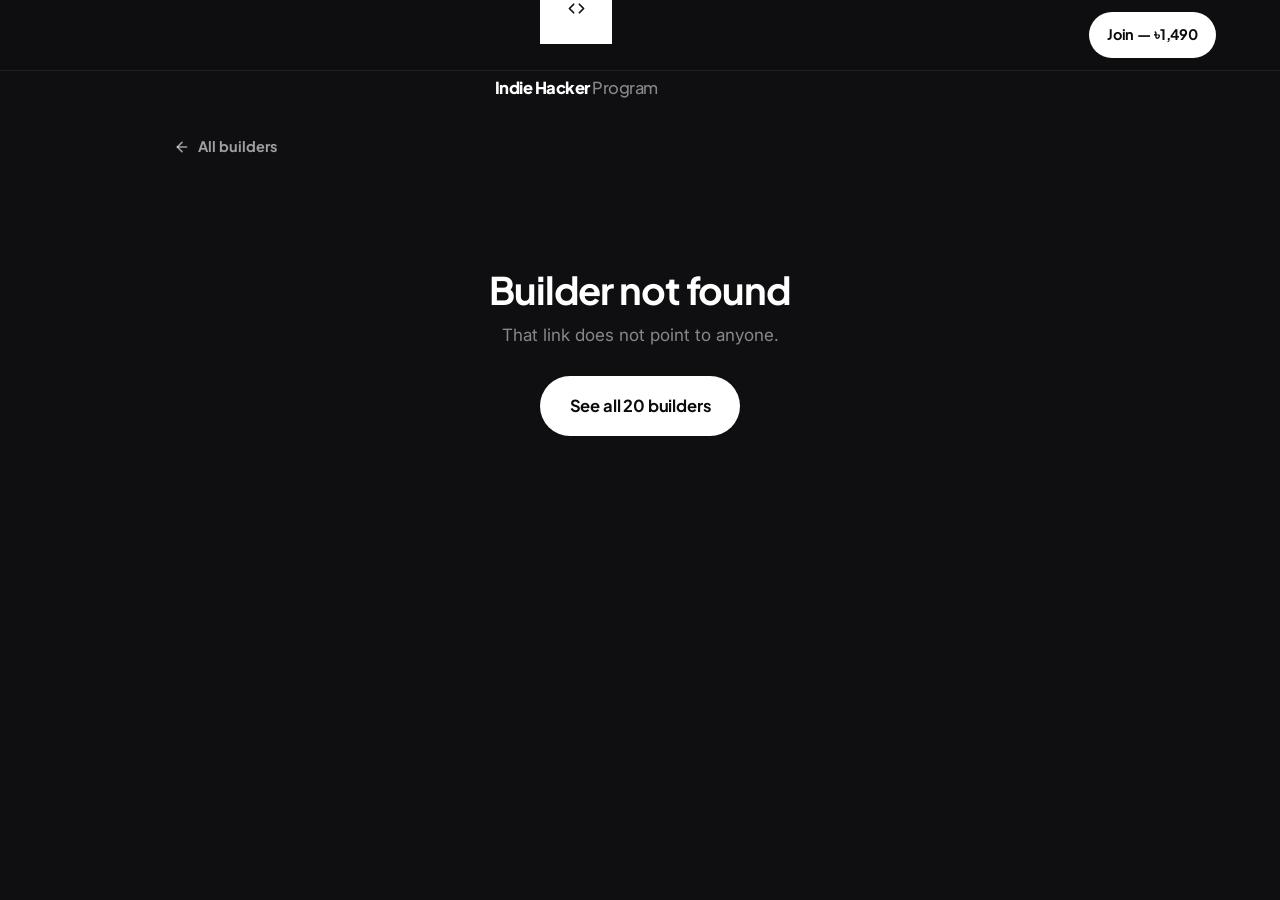
<file: builder.html>
<!doctype html>
<html lang="en">
<head>
<meta charset="utf-8" />
<meta name="viewport" content="width=device-width, initial-scale=1" />
<title>Builder — Indie Hacker Program</title>
<meta name="description" content="How one indie hacker built software and got paid for it." />
<link rel="preconnect" href="https://fonts.googleapis.com">
<link rel="preconnect" href="https://fonts.gstatic.com" crossorigin>
<link href="https://fonts.googleapis.com/css2?family=Plus+Jakarta+Sans:wght@400;500;600;700;800&family=Inter:wght@400;500;600;700&family=JetBrains+Mono:wght@400;500&display=swap" rel="stylesheet">
<link rel="stylesheet" href="styles.css" />
</head>
<body class="dark-page">

<header class="dnav">
  <div class="container dnav__inner">
    <a class="brand brand--dark" href="index.html">
      <span class="brand__mark" aria-hidden="true">
        <svg viewBox="0 0 24 24" fill="none" stroke="currentColor" stroke-width="2.4" stroke-linecap="round" stroke-linejoin="round"><path d="m8 6-6 6 6 6"/><path d="m16 6 6 6-6 6"/></svg>
      </span>
      <span class="brand__text">Indie&nbsp;Hacker<span class="brand__thin"> Program</span></span>
    </a>
    <a class="btn btn--white btn--sm" href="index.html#join">Join — ৳1,490</a>
  </div>
</header>

<main class="dpage dpage--one">
  <div class="container">
    <a class="dback" href="builders.html">
      <svg viewBox="0 0 24 24" fill="none" stroke="currentColor" stroke-width="2.4" stroke-linecap="round" stroke-linejoin="round"><path d="M19 12H5"/><path d="m12 19-7-7 7-7"/></svg>
      All builders
    </a>
    <article id="profile"></article>
  </div>
</main>

<script src="data.js"></script>
<script src="builder.js"></script>
</body>
</html>
</file>
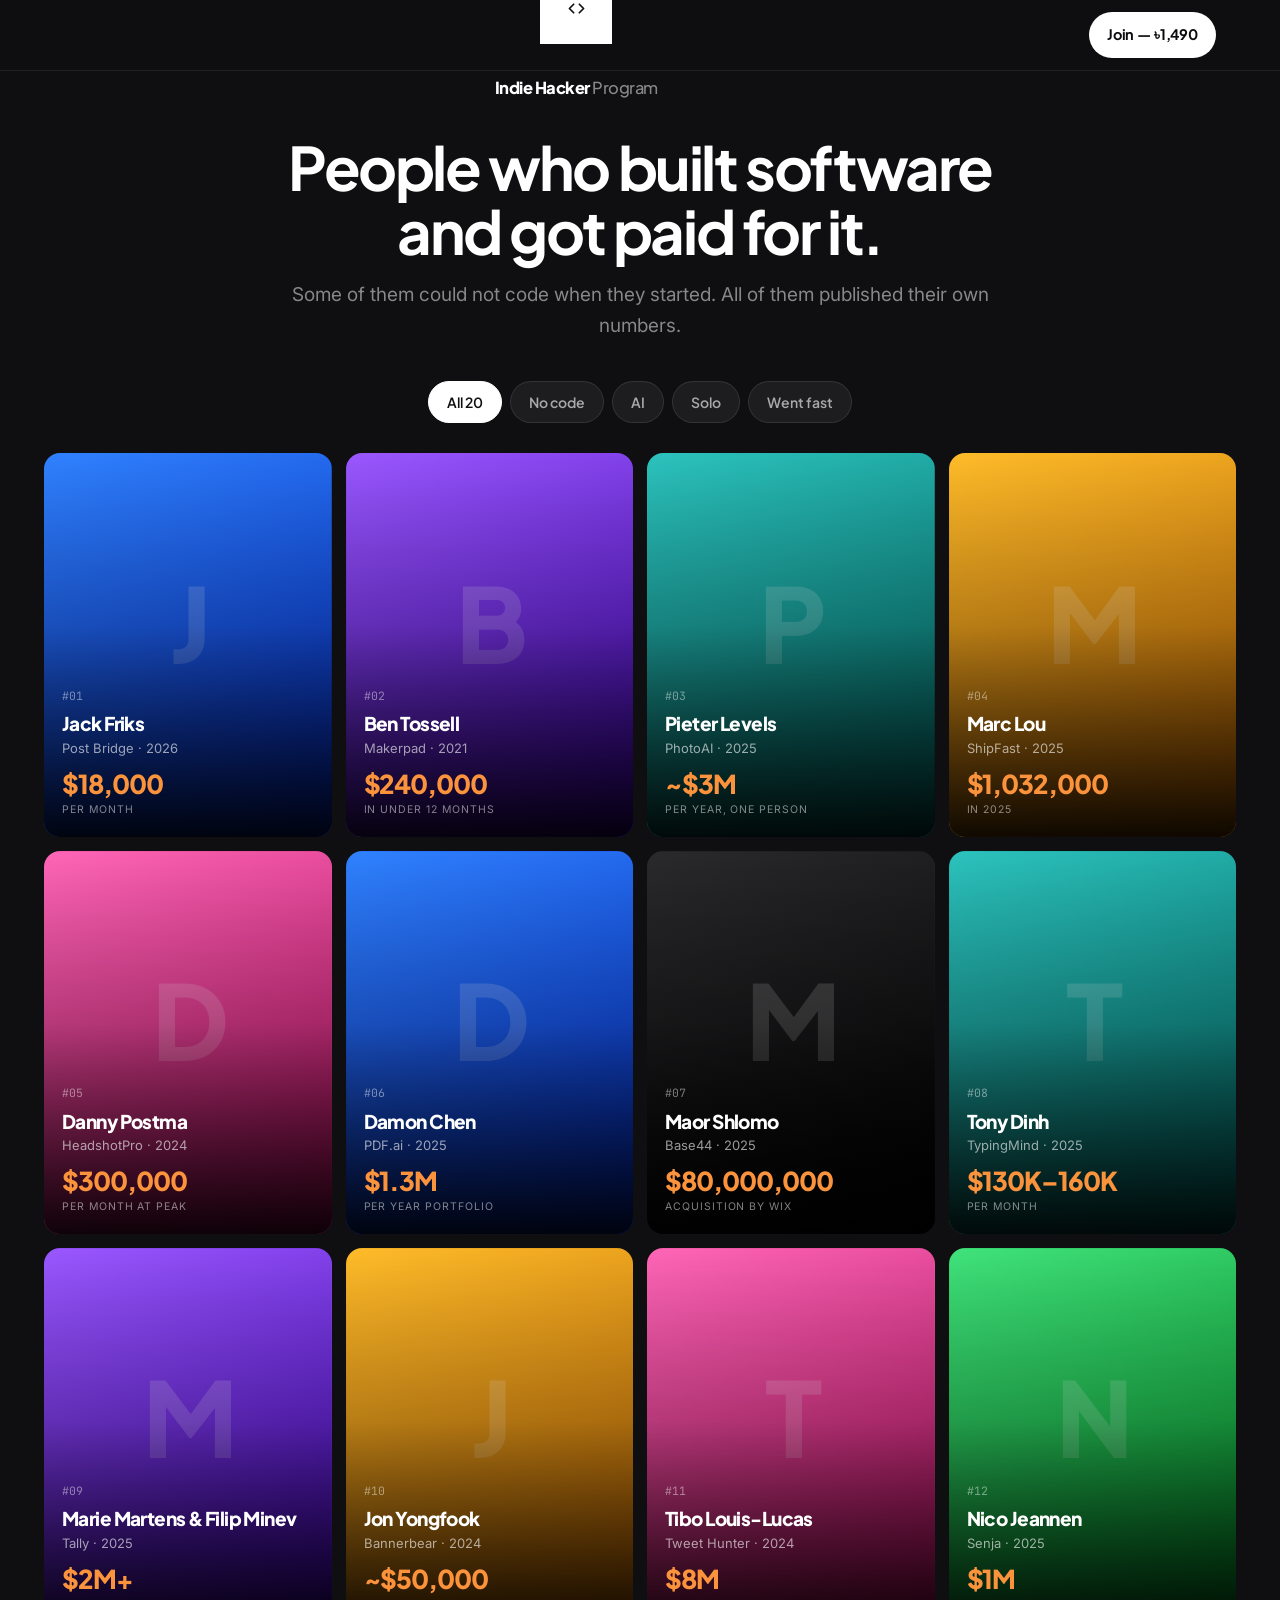
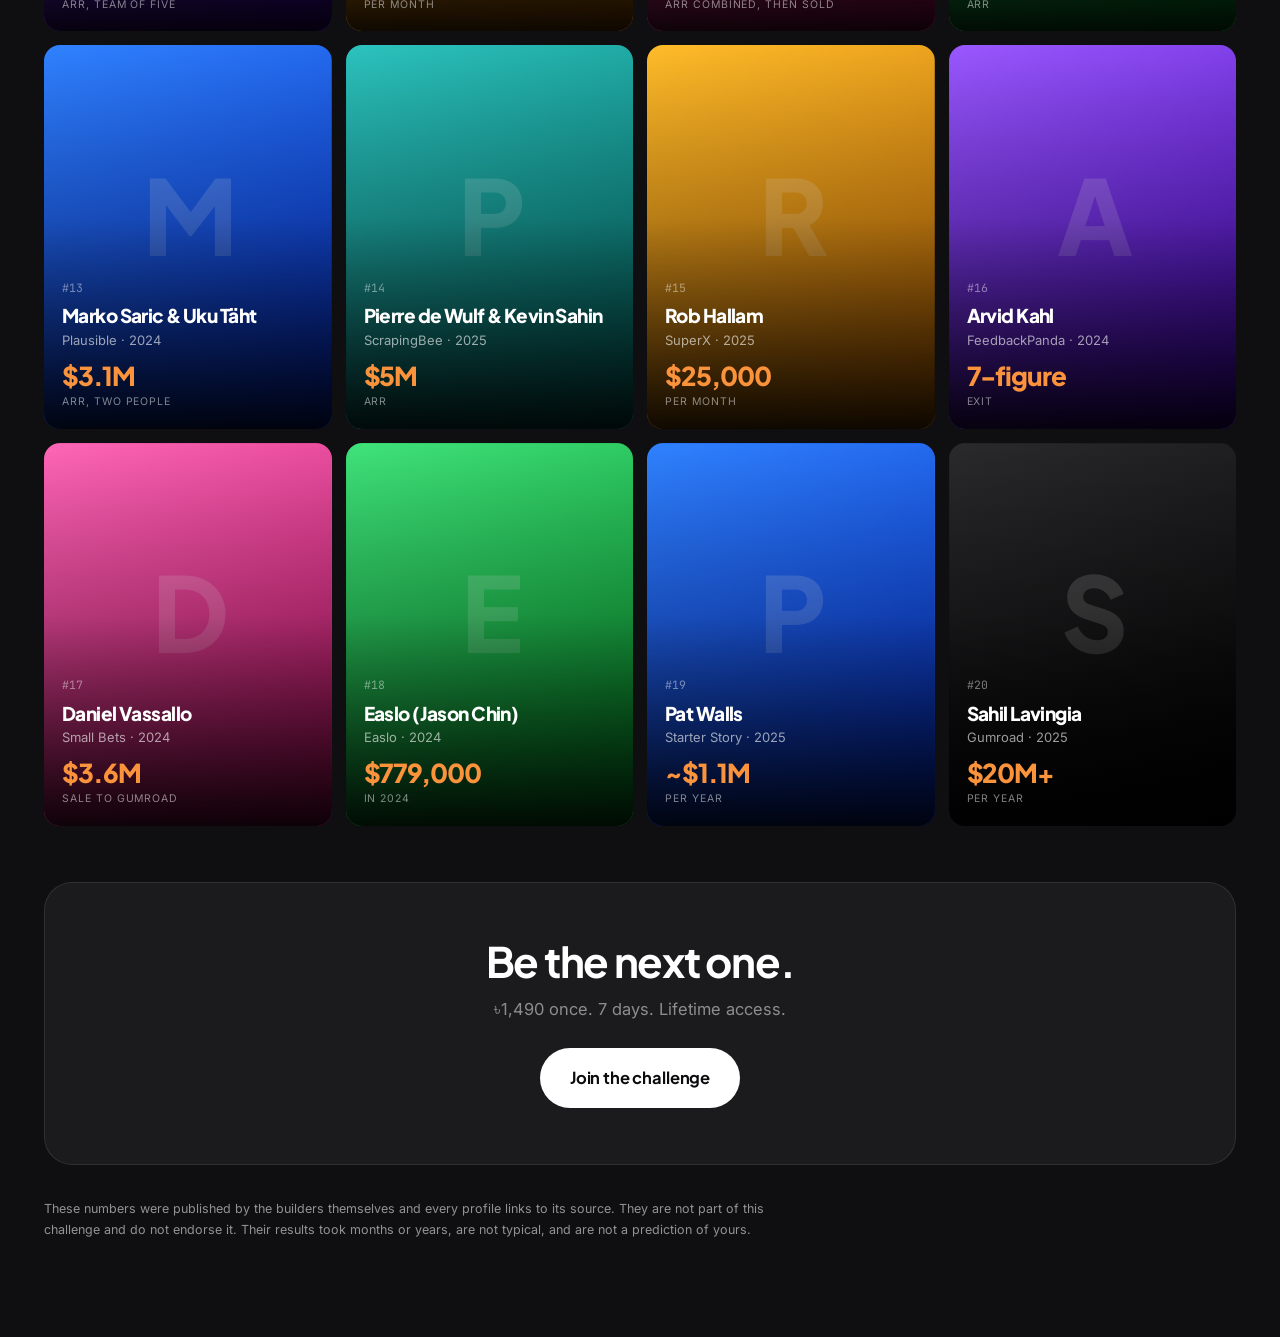
<file: builders.html>
<!doctype html>
<html lang="en">
<head>
<meta charset="utf-8" />
<meta name="viewport" content="width=device-width, initial-scale=1" />
<title>Builders — Indie Hacker Program</title>
<meta name="description" content="Twenty people who built software and got paid for it. Publicly reported revenue, sources attached." />
<link rel="preconnect" href="https://fonts.googleapis.com">
<link rel="preconnect" href="https://fonts.gstatic.com" crossorigin>
<link href="https://fonts.googleapis.com/css2?family=Plus+Jakarta+Sans:wght@400;500;600;700;800&family=Inter:wght@400;500;600;700&family=JetBrains+Mono:wght@400;500&display=swap" rel="stylesheet">
<link rel="stylesheet" href="styles.css" />
</head>
<body class="dark-page">

<header class="dnav">
  <div class="container dnav__inner">
    <a class="brand brand--dark" href="index.html">
      <span class="brand__mark" aria-hidden="true">
        <svg viewBox="0 0 24 24" fill="none" stroke="currentColor" stroke-width="2.4" stroke-linecap="round" stroke-linejoin="round"><path d="m8 6-6 6 6 6"/><path d="m16 6 6 6-6 6"/></svg>
      </span>
      <span class="brand__text">Indie&nbsp;Hacker<span class="brand__thin"> Program</span></span>
    </a>
    <a class="btn btn--white btn--sm" href="index.html#join">Join — ৳1,490</a>
  </div>
</header>

<main class="dpage">
  <div class="container">
    <header class="dhead">
      <h1>People who built software<br />and got paid for it.</h1>
      <p>Some of them could not code when they started. All of them published their own numbers.</p>
    </header>

    <div class="rork__filters" role="tablist" aria-label="Filter builders">
      <button class="rchip is-active" role="tab" aria-selected="true" data-f="all">All 20</button>
      <button class="rchip" role="tab" aria-selected="false" data-f="nocode">No code</button>
      <button class="rchip" role="tab" aria-selected="false" data-f="ai">AI</button>
      <button class="rchip" role="tab" aria-selected="false" data-f="solo">Solo</button>
      <button class="rchip" role="tab" aria-selected="false" data-f="fast">Went fast</button>
    </div>

    <div class="fgrid" id="fgrid"></div>

    <div class="dcta">
      <h2>Be the next one.</h2>
      <p>৳1,490 once. 7 days. Lifetime access.</p>
      <a class="btn btn--white btn--lg" href="index.html#join">Join the challenge</a>
    </div>

    <p class="dlegal">These numbers were published by the builders themselves and every profile links to its source.
      They are not part of this challenge and do not endorse it. Their results took months or years, are not typical,
      and are not a prediction of yours.</p>
  </div>
</main>

<script src="data.js"></script>
<script src="builders.js"></script>
</body>
</html>
</file>
<file: styles.css>
/* =========================================================
   Indie Hacker Program — landing page
   Design pattern: Loom.com (light, bold, rounded, card-driven)
   ========================================================= */

:root{
  /* brand */
  --blue:#1264FF;
  --blue-600:#0B4FD6;
  --blue-700:#0A43B4;
  --lime:#C9FF4D;
  --ink:#0C0C0F;
  --ink-2:#1B1B21;
  --body:#56555E;
  --muted:#84838D;

  /* surfaces */
  --white:#FFFFFF;
  --soft:#F5F5F7;
  --soft-2:#EFEFF2;
  --line:#E6E6EB;
  --line-2:#D9D9E0;

  /* pastels (Loom-style cards) */
  --lav:#E9E2FB;
  --mint:#DCF3E5;
  --cream:#FFF1D6;
  --peach:#FFE2D6;
  --sky:#DCEAFF;

  /* system */
  --radius:28px;
  --radius-sm:14px;
  --radius-xs:10px;
  --shadow-sm:0 1px 2px rgba(12,12,15,.06), 0 4px 14px rgba(12,12,15,.05);
  --shadow-md:0 10px 30px rgba(12,12,15,.08), 0 2px 6px rgba(12,12,15,.04);
  --shadow-lg:0 30px 70px rgba(12,12,15,.14), 0 8px 20px rgba(12,12,15,.06);
  --ease:cubic-bezier(.22,.61,.36,1);
  --font-d:"Plus Jakarta Sans", -apple-system, BlinkMacSystemFont, "Segoe UI", sans-serif;
  --font-b:"Inter", -apple-system, BlinkMacSystemFont, "Segoe UI", sans-serif;
  --font-m:"JetBrains Mono", ui-monospace, SFMono-Regular, Menlo, monospace;
}

*,*::before,*::after{box-sizing:border-box}
html{-webkit-text-size-adjust:100%;scroll-behavior:smooth}
body{
  margin:0;background:var(--white);color:var(--ink);
  font-family:var(--font-b);font-size:17px;line-height:1.6;
  -webkit-font-smoothing:antialiased;text-rendering:optimizeLegibility;
  overflow-x:hidden;
}
img,svg{max-width:100%;display:block}
a{color:inherit;text-decoration:none}
button{font:inherit;color:inherit}
h1,h2,h3,h4{font-family:var(--font-d);margin:0;letter-spacing:-.035em;line-height:1.06;font-weight:800}
p{margin:0}
ul,ol{margin:0;padding:0;list-style:none}

.skip{position:absolute;left:-9999px;top:0;background:var(--ink);color:#fff;padding:12px 18px;border-radius:0 0 10px 0;z-index:999}
.skip:focus{left:0}
:focus-visible{outline:3px solid var(--blue);outline-offset:3px;border-radius:6px}

.container{width:100%;max-width:1200px;margin:0 auto;padding:0 24px}
.container--narrow{max-width:860px}

/* ---------------- buttons ---------------- */
.btn{
  --bg:var(--ink);--fg:#fff;
  display:inline-flex;align-items:center;justify-content:center;gap:10px;
  background:var(--bg);color:var(--fg);
  font-family:var(--font-d);font-weight:700;font-size:15px;letter-spacing:-.01em;
  padding:13px 22px;border:0;border-radius:999px;cursor:pointer;
  min-height:46px;position:relative;
  transition:transform .18s var(--ease), box-shadow .18s var(--ease), background .18s var(--ease), opacity .18s;
  white-space:nowrap;
}
.btn:hover{transform:translateY(-2px);box-shadow:var(--shadow-md)}
.btn:active{transform:translateY(0)}
.btn svg{width:18px;height:18px}
.btn--primary{--bg:var(--blue)}
.btn--primary:hover{--bg:var(--blue-600)}
.btn--dark{--bg:var(--ink)}
.btn--white{--bg:#fff;--fg:var(--ink)}
.btn--soft{--bg:var(--soft);--fg:var(--ink)}
.btn--soft:hover{--bg:var(--soft-2)}
.btn--ghost{--bg:transparent;--fg:var(--ink);padding:10px 14px}
.btn--ghost:hover{--bg:var(--soft);transform:none;box-shadow:none}
.btn--sm{padding:11px 18px;min-height:42px;font-size:14.5px}
.btn--lg{padding:17px 30px;min-height:56px;font-size:16.5px}
.btn--block{width:100%}
.btn:disabled{opacity:.6;cursor:not-allowed;transform:none;box-shadow:none}
.btn__spin{display:none;width:18px;height:18px;border-radius:50%;border:2.5px solid rgba(255,255,255,.35);border-top-color:#fff;animation:spin .7s linear infinite}
.btn.is-loading .btn__label{opacity:.55}
.btn.is-loading .btn__spin{display:block}
@keyframes spin{to{transform:rotate(360deg)}}

.link{display:inline-flex;align-items:center;gap:8px;font-family:var(--font-d);font-weight:700;font-size:15.5px;color:var(--blue);margin-top:6px}
.link svg{width:17px;height:17px;transition:transform .2s var(--ease)}
.link:hover svg{transform:translateX(4px)}

/* ---------------- tags ---------------- */
.tag{
  display:inline-flex;align-items:center;gap:8px;
  font-family:var(--font-d);font-weight:700;font-size:12.5px;letter-spacing:.06em;text-transform:uppercase;
  color:var(--blue);background:rgba(18,100,255,.08);padding:7px 13px;border-radius:999px;margin-bottom:20px;
}
.tag__dot{width:6px;height:6px;border-radius:50%;background:currentColor;display:block}
.tag--onblue{color:#fff;background:rgba(255,255,255,.18)}
.tag--ondark{color:var(--lime);background:rgba(201,255,77,.12)}
.tag--center{margin-inline:auto}

/* ---------------- nav ---------------- */
.nav{position:sticky;top:0;z-index:100;background:rgba(255,255,255,.82);backdrop-filter:saturate(180%) blur(14px);
  border-bottom:1px solid transparent;transition:border-color .25s, box-shadow .25s}
.nav.is-stuck{border-color:var(--line);box-shadow:0 1px 0 rgba(12,12,15,.02)}
.nav__inner{display:flex;align-items:center;gap:28px;height:72px}
.brand{display:flex;align-items:center;gap:10px;font-family:var(--font-d);font-weight:800;font-size:16.5px;letter-spacing:-.03em}
.brand__mark{width:32px;height:32px;border-radius:9px;background:var(--ink);color:var(--lime);display:grid;place-items:center;flex:0 0 auto}
.brand__mark svg{width:17px;height:17px}
.brand__thin{font-weight:500;color:var(--body)}
.nav__links{display:flex;gap:4px;margin-left:14px}
.nav__links a{font-family:var(--font-d);font-weight:600;font-size:15px;padding:9px 13px;border-radius:10px;color:var(--ink-2);transition:background .18s}
.nav__links a:hover{background:var(--soft)}
.nav__actions{margin-left:auto;display:flex;align-items:center;gap:8px}
.nav__burger{display:none;width:44px;height:44px;background:transparent;border:0;border-radius:12px;cursor:pointer;padding:0;place-items:center}
.nav__burger span{display:block;width:20px;height:2px;background:var(--ink);border-radius:2px;transition:transform .25s var(--ease), opacity .2s}
.nav__burger span+span{margin-top:5px}
.nav__burger[aria-expanded="true"] span:first-child{transform:translateY(3.5px) rotate(45deg)}
.nav__burger[aria-expanded="true"] span:last-child{transform:translateY(-3.5px) rotate(-45deg)}
.mobilemenu{display:none;flex-direction:column;gap:2px;padding:12px 24px 24px;border-top:1px solid var(--line);background:#fff}
.mobilemenu a{font-family:var(--font-d);font-weight:600;padding:13px 10px;border-radius:12px}
.mobilemenu a:hover{background:var(--soft)}
.mobilemenu .btn{margin-top:10px}

/* ---------------- hero ---------------- */
.hero{padding:86px 0 40px;text-align:center;position:relative;overflow:hidden}
.hero::before{
  content:"";position:absolute;inset:-220px 0 auto;height:620px;z-index:-1;
  background:radial-gradient(64% 60% at 50% 40%, rgba(18,100,255,.10), rgba(18,100,255,0) 70%);
}
.hero__inner{display:flex;flex-direction:column;align-items:center}
.pill{
  display:inline-flex;align-items:center;gap:9px;background:#fff;border:1px solid var(--line);
  padding:8px 8px 8px 14px;border-radius:999px;font-size:14px;font-weight:600;color:var(--ink-2);
  box-shadow:var(--shadow-sm);transition:transform .2s var(--ease), box-shadow .2s var(--ease)
}
.pill:hover{transform:translateY(-2px);box-shadow:var(--shadow-md)}
.pill svg{width:16px;height:16px;color:var(--blue)}
.pill__dot{width:7px;height:7px;border-radius:50%;background:#22C55E;box-shadow:0 0 0 4px rgba(34,197,94,.16)}
.hero__title{font-size:clamp(40px,6.6vw,74px);margin:26px 0 0;max-width:16ch}
.hero__sub{margin:22px auto 0;max-width:62ch;font-size:clamp(17px,1.6vw,20px);color:var(--body);line-height:1.55}
.hero__cta{display:flex;gap:12px;flex-wrap:wrap;justify-content:center;margin-top:32px}
.hero__note{margin-top:18px;font-size:14.5px;color:var(--muted)}

.hero__stage{position:relative;margin-top:56px;width:100%;max-width:1080px}
.mock{
  background:#fff;border:1px solid var(--line);border-radius:20px;overflow:hidden;
  box-shadow:var(--shadow-lg);text-align:left;
}
.mock__bar{display:flex;align-items:center;gap:7px;padding:13px 16px;border-bottom:1px solid var(--line);background:var(--soft)}
.dot{width:11px;height:11px;border-radius:50%;background:var(--line-2)}
.dot--r{background:#FF5F57}.dot--y{background:#FEBC2E}.dot--g{background:#28C840}
.mock__url{margin-left:12px;background:#fff;border:1px solid var(--line);border-radius:8px;padding:5px 14px;font-size:12.5px;color:var(--ink-2);font-weight:600}
.mock__url span{color:var(--muted);font-weight:500}
.mock__body{display:grid;grid-template-columns:210px 1fr;min-height:390px}
.mock__side{border-right:1px solid var(--line);padding:18px 14px;background:#FCFCFD;display:flex;flex-direction:column;gap:3px}
.mock__side-brand{display:flex;align-items:center;gap:9px;font-family:var(--font-d);font-weight:800;font-size:14px;margin-bottom:14px;padding:0 8px}
.mock__side-brand span{width:22px;height:22px;border-radius:7px;background:var(--blue)}
.mock__nav{display:flex;align-items:center;gap:10px;padding:9px 10px;border-radius:9px;font-size:13.5px;font-weight:600;color:var(--muted)}
.mock__nav i{width:15px;height:15px;border-radius:5px;background:var(--line-2);display:block}
.mock__nav.is-active{background:rgba(18,100,255,.08);color:var(--blue)}
.mock__nav.is-active i{background:var(--blue)}
.mock__side-foot{margin-top:auto}
.mock__mode{background:var(--ink);color:#fff;border-radius:12px;padding:11px 12px;font-size:12.5px;font-weight:600}
.mock__mode b{color:var(--lime)}
.mock__main{padding:20px 22px}
.mock__head{display:flex;align-items:flex-start;justify-content:space-between;margin-bottom:16px}
.mock__eyebrow{font-size:12px;font-weight:700;letter-spacing:.07em;text-transform:uppercase;color:var(--blue)}
.mock__h{font-family:var(--font-d);font-weight:800;font-size:21px;letter-spacing:-.03em;margin-top:3px}
.mock__chip{display:flex;align-items:center;gap:7px;font-size:12.5px;font-weight:600;color:var(--body);border:1px solid var(--line);border-radius:999px;padding:6px 12px}
.live{width:7px;height:7px;border-radius:50%;background:#22C55E;animation:pulse 1.8s infinite}
@keyframes pulse{0%,100%{box-shadow:0 0 0 0 rgba(34,197,94,.5)}50%{box-shadow:0 0 0 5px rgba(34,197,94,0)}}

.feed{display:flex;flex-direction:column;gap:8px;min-height:196px}
.feed li{
  display:flex;align-items:center;gap:12px;padding:11px 13px;border:1px solid var(--line);border-radius:12px;
  font-size:13.5px;color:var(--ink-2);background:#fff;
  animation:feedIn .45s var(--ease) both;
}
.feed li b{font-family:var(--font-m);font-size:12px;color:var(--muted);font-weight:500}
.feed li .fdot{width:8px;height:8px;border-radius:50%;flex:0 0 auto}
.feed li.is-new{border-color:rgba(18,100,255,.35);background:rgba(18,100,255,.04)}
@keyframes feedIn{from{opacity:0;transform:translateY(-8px)}to{opacity:1;transform:none}}
.mock__cards{display:grid;grid-template-columns:repeat(3,1fr);gap:10px;margin-top:14px}
.mock__stat{border:1px solid var(--line);border-radius:12px;padding:12px 14px}
.mock__stat span{display:block;font-size:12px;color:var(--muted);font-weight:600}
.mock__stat b{font-family:var(--font-d);font-size:22px;letter-spacing:-.03em}

.hero__float{position:absolute;background:#fff;border:1px solid var(--line);box-shadow:var(--shadow-md);
  border-radius:999px;padding:10px 16px;font-size:13.5px;font-weight:600;animation:float 6s ease-in-out infinite}
.hero__float--a{top:-16px;left:-8px;color:var(--blue)}
.hero__float--b{bottom:34px;right:-10px;animation-delay:1.2s}
@keyframes float{0%,100%{transform:translateY(0)}50%{transform:translateY(-9px)}}

/* ---------------- proof ---------------- */
.proof{padding:56px 0 24px}
.proof__title{text-align:center;font-family:var(--font-d);font-weight:700;font-size:15px;color:var(--muted);letter-spacing:-.01em;margin-bottom:26px}
.marquee{overflow:hidden;position:relative;
  -webkit-mask-image:linear-gradient(90deg,transparent,#000 12%,#000 88%,transparent);
  mask-image:linear-gradient(90deg,transparent,#000 12%,#000 88%,transparent)}
.marquee__track{display:flex;gap:12px;width:max-content;animation:mq 34s linear infinite}
.marquee:hover .marquee__track{animation-play-state:paused}
.marquee__track span{border:1px solid var(--line);border-radius:999px;padding:10px 20px;font-size:15px;font-weight:600;color:var(--ink-2);background:#fff;white-space:nowrap}
@keyframes mq{to{transform:translateX(-50%)}}

/* ---------------- sections ---------------- */
.section{padding:96px 0}
.section--soft{background:var(--soft)}
.sec-head{text-align:center;max-width:760px;margin:0 auto 56px}
.sec-title{font-size:clamp(32px,4.4vw,52px)}
.sec-title--left{text-align:left}
.sec-sub{margin-top:18px;color:var(--body);font-size:clamp(16.5px,1.4vw,19px);line-height:1.55}
.sec-sub--left{text-align:left}

/* ---------------- big blue card ---------------- */
.bigcard{
  border-radius:var(--radius);padding:56px;display:grid;grid-template-columns:1.05fr .95fr;gap:56px;align-items:center;
}
.bigcard--blue{background:var(--blue);color:#fff}
.bigcard__copy h2{font-size:clamp(28px,3.4vw,42px);margin-bottom:20px}
.bigcard__copy p{color:rgba(255,255,255,.85);font-size:17px;margin-bottom:28px;max-width:46ch}
.build{background:#0A0A0D;border-radius:18px;overflow:hidden;box-shadow:var(--shadow-lg)}
.build__head{display:flex;align-items:center;gap:12px;padding:12px 16px;color:#8B8B96;font-size:12.5px;font-family:var(--font-m);border-bottom:1px solid #1D1D24}
.build__dots{display:flex;gap:6px}
.build__dots i{width:9px;height:9px;border-radius:50%;background:#2C2C36;display:block}
.build__code{margin:0;padding:20px;font-family:var(--font-m);font-size:13px;line-height:1.85;color:#D6D6E0;overflow-x:auto}
.c-dim{color:#6C6C7A}.c-ok{color:#4ADE80}.c-err{color:#FF7A6B}

/* ---------------- stacked features ---------------- */
.stack{display:flex;flex-direction:column;gap:24px}
.stack__row{display:grid;grid-template-columns:1fr 1fr;gap:0;border-radius:var(--radius);overflow:hidden;border:1px solid var(--line);background:#fff}
.stack__row--flip .stack__copy{order:2}
.stack__copy{padding:56px}
.stack__copy h3{font-size:clamp(25px,2.8vw,35px);margin-bottom:16px}
.stack__copy p{color:var(--body);font-size:17px;max-width:44ch}
.stack__art{padding:44px;display:grid;place-items:center}
.stack__art--lav{background:var(--lav)}
.stack__art--mint{background:var(--mint)}
.stack__art--cream{background:var(--cream)}

.chk{background:#fff;border-radius:18px;padding:22px;width:100%;max-width:340px;box-shadow:var(--shadow-md);display:flex;flex-direction:column;gap:12px}
.chk__row{display:flex;align-items:center;gap:12px;font-size:15px;font-weight:600;color:var(--muted);position:relative}
.chk__row i{width:20px;height:20px;border-radius:50%;border:2px solid var(--line-2);flex:0 0 auto}
.chk__row.is-done{color:var(--ink)}
.chk__row.is-done i{background:#22C55E;border-color:#22C55E;position:relative}
.chk__row.is-done i::after{content:"";position:absolute;inset:0;background:no-repeat center/11px url("data:image/svg+xml,%3Csvg xmlns='http://www.w3.org/2000/svg' viewBox='0 0 24 24' fill='none' stroke='%23fff' stroke-width='4' stroke-linecap='round' stroke-linejoin='round'%3E%3Cpath d='m5 13 4 4L19 7'/%3E%3C/svg%3E")}
.chk__row.is-run{color:var(--ink)}
.chk__row.is-run i{border-color:var(--blue);border-top-color:transparent;animation:spin 1s linear infinite}
.chk__bar{position:absolute;left:32px;right:0;bottom:-8px;height:3px;border-radius:3px;background:var(--soft-2);overflow:hidden}
.chk__bar b{display:block;height:100%;width:0;background:var(--blue);border-radius:3px;animation:grow 3.4s var(--ease) infinite}
@keyframes grow{0%{width:8%}70%{width:78%}100%{width:8%}}

.promptbox{background:#fff;border-radius:18px;padding:22px;width:100%;max-width:380px;box-shadow:var(--shadow-md)}
.promptbox__label{font-size:11.5px;font-weight:800;letter-spacing:.08em;text-transform:uppercase;color:var(--muted);margin-bottom:6px}
.promptbox__you{font-size:15px;font-weight:600;margin-bottom:16px;line-height:1.5}
.promptbox__ai{font-family:var(--font-m);font-size:12.5px;line-height:1.7;color:var(--ink-2);background:var(--soft);border-radius:12px;padding:13px;min-height:96px;word-break:break-word}
.typewriter::after{content:"";display:inline-block;width:7px;height:14px;background:var(--blue);vertical-align:-2px;margin-left:2px;animation:blink 1s steps(1) infinite}
@keyframes blink{50%{opacity:0}}
.promptbox__foot{display:flex;gap:8px;align-items:center;margin-top:12px;font-size:12.5px;color:var(--muted);font-weight:600}
.promptbox__foot .ok{color:#16A34A}

.ships{display:flex;flex-direction:column;gap:10px;width:100%;max-width:380px}
.ship{display:flex;gap:12px;background:#fff;border-radius:16px;padding:14px 16px;box-shadow:var(--shadow-sm)}
.ship b{font-family:var(--font-d);font-size:14.5px}
.ship i{font-style:normal;font-size:12.5px;color:var(--muted);font-weight:600}
.ship p{font-size:14px;color:var(--body);margin-top:3px;line-height:1.45}
.ship__av{width:34px;height:34px;border-radius:50%;background:var(--blue);color:#fff;display:grid;place-items:center;font-family:var(--font-d);font-weight:800;font-size:14px;flex:0 0 auto}
.av2{background:#7C3AED}.av3{background:#0EA5A0}

/* ---------------- journey ---------------- */
.journey{background:#fff;border-radius:var(--radius);border:1px solid var(--line);overflow:hidden}
.journey__tabs{display:flex;overflow-x:auto;border-bottom:1px solid var(--line);scrollbar-width:none}
.journey__tabs::-webkit-scrollbar{display:none}
.jtab{flex:1;min-width:130px;background:transparent;border:0;padding:20px 16px;cursor:pointer;
  font-family:var(--font-d);font-weight:700;font-size:15.5px;color:var(--muted);
  display:flex;flex-direction:column;gap:5px;align-items:flex-start;position:relative;transition:color .2s,background .2s}
.jtab span{font-size:12px;letter-spacing:.08em;color:var(--line-2)}
.jtab:hover{background:var(--soft)}
.jtab.is-active{color:var(--ink);background:#fff}
.jtab.is-active span{color:var(--blue)}
.jtab.is-active::after{content:"";position:absolute;left:16px;right:16px;bottom:-1px;height:3px;background:var(--blue);border-radius:3px 3px 0 0}
.journey__panel{padding:48px 56px;min-height:280px}
.jp{display:grid;grid-template-columns:1fr 1fr;gap:48px;animation:fadeUp .4s var(--ease) both}
@keyframes fadeUp{from{opacity:0;transform:translateY(10px)}to{opacity:1;transform:none}}
.jp h3{font-size:clamp(24px,2.6vw,32px);margin-bottom:14px}
.jp>div>p{color:var(--body);font-size:17px;margin-bottom:22px}
.jp__weeks{font-size:13px;font-weight:700;letter-spacing:.07em;text-transform:uppercase;color:var(--blue);margin-bottom:12px}
.jp ul{display:flex;flex-direction:column;gap:11px}
.jp li{display:flex;gap:12px;align-items:flex-start;font-size:15.5px;color:var(--ink-2)}
.jp li::before{content:"";width:20px;height:20px;border-radius:6px;flex:0 0 auto;margin-top:2px;
  background:rgba(18,100,255,.1) no-repeat center/12px url("data:image/svg+xml,%3Csvg xmlns='http://www.w3.org/2000/svg' viewBox='0 0 24 24' fill='none' stroke='%231264FF' stroke-width='3.4' stroke-linecap='round' stroke-linejoin='round'%3E%3Cpath d='m5 13 4 4L19 7'/%3E%3C/svg%3E")}
.jp__out{background:var(--soft);border-radius:20px;padding:28px;align-self:start}
.jp__out h4{font-size:13px;letter-spacing:.07em;text-transform:uppercase;color:var(--muted);margin-bottom:12px}
.jp__out p{font-family:var(--font-d);font-weight:700;font-size:20px;letter-spacing:-.03em;line-height:1.35}
.jp__out .jp__badge{display:inline-block;margin-top:16px;background:var(--ink);color:var(--lime);font-size:12.5px;font-weight:700;padding:7px 13px;border-radius:999px}

/* ---------------- dark project ---------------- */
.dark{background:var(--ink);color:#fff;border-radius:var(--radius);padding:64px 56px}
.dark__head{max-width:720px;margin-bottom:36px}
.dark__head h2{font-size:clamp(30px,4vw,48px);margin-bottom:18px}
.dark__head p{color:rgba(255,255,255,.68);font-size:17.5px}
.dark__modes{display:grid;grid-template-columns:repeat(3,1fr);gap:12px;margin-bottom:28px}
.mode{text-align:left;background:rgba(255,255,255,.05);border:1px solid rgba(255,255,255,.1);border-radius:16px;
  padding:18px;cursor:pointer;transition:background .2s,border-color .2s,transform .2s var(--ease)}
.mode:hover{background:rgba(255,255,255,.09);transform:translateY(-2px)}
.mode b{display:block;font-family:var(--font-d);font-size:16.5px;margin-bottom:5px}
.mode span{font-size:14px;color:rgba(255,255,255,.6);line-height:1.45}
.mode.is-active{background:rgba(201,255,77,.1);border-color:rgba(201,255,77,.45)}
.mode.is-active b{color:var(--lime)}
.dark__grid{display:grid;grid-template-columns:1.15fr .85fr;gap:20px}
.timeline{background:rgba(255,255,255,.04);border:1px solid rgba(255,255,255,.08);border-radius:20px;padding:26px;display:flex;flex-direction:column;gap:2px}
.tl{display:grid;grid-template-columns:74px 22px 1fr;align-items:start;gap:14px;padding:9px 0;animation:fadeUp .4s var(--ease) both}
.tl__t{font-family:var(--font-m);font-size:12.5px;color:rgba(255,255,255,.42);padding-top:2px}
.tl__rail{position:relative;height:100%;display:grid;place-items:start center;padding-top:5px}
.tl__rail::before{content:"";position:absolute;top:14px;bottom:-14px;width:1px;background:rgba(255,255,255,.12)}
.tl:last-child .tl__rail::before{display:none}
.tl__dot{width:9px;height:9px;border-radius:50%;background:rgba(255,255,255,.3);z-index:1}
.tl.is-hot .tl__dot{background:var(--lime);box-shadow:0 0 0 4px rgba(201,255,77,.16)}
.tl__c b{display:block;font-family:var(--font-d);font-size:15.5px;font-weight:700}
.tl__c span{font-size:14px;color:rgba(255,255,255,.55)}
.tl__badge{display:inline-block;margin-top:6px;font-size:11.5px;font-weight:700;letter-spacing:.05em;text-transform:uppercase;
  padding:4px 9px;border-radius:999px;background:rgba(255,255,255,.09);color:rgba(255,255,255,.7)}
.tl__badge.is-you{background:rgba(201,255,77,.14);color:var(--lime)}
.agents{background:rgba(255,255,255,.04);border:1px solid rgba(255,255,255,.08);border-radius:20px;padding:26px}
.agents__title{font-family:var(--font-d);font-weight:800;font-size:18px;margin-bottom:16px;letter-spacing:-.03em}
.agents__list{display:flex;flex-direction:column;gap:11px}
.agents__list li{display:flex;gap:12px;font-size:14.5px;color:rgba(255,255,255,.78);align-items:baseline}
.agents__list span{font-family:var(--font-m);font-size:12px;color:var(--lime);flex:0 0 auto}
.agents__note{margin-top:18px;padding-top:16px;border-top:1px solid rgba(255,255,255,.09);font-size:13.5px;color:rgba(255,255,255,.45);line-height:1.5}

/* ---------------- use cases ---------------- */
.cases{display:grid;grid-template-columns:repeat(4,1fr);gap:16px}
.case{border-radius:24px;padding:32px 28px 34px;min-height:250px;display:flex;flex-direction:column;
  transition:transform .25s var(--ease), box-shadow .25s var(--ease)}
.case:hover{transform:translateY(-6px);box-shadow:var(--shadow-md)}
.case--lav{background:var(--lav)}.case--mint{background:var(--mint)}
.case--sky{background:var(--sky)}.case--peach{background:var(--peach)}
.case__ic{width:46px;height:46px;border-radius:14px;background:#fff;display:grid;place-items:center;margin-bottom:auto}
.case__ic svg{width:22px;height:22px;color:var(--ink)}
.case h3{font-size:22px;margin:26px 0 10px}
.case p{font-size:15.5px;color:var(--ink-2);opacity:.78;line-height:1.5}

/* ---------------- included ---------------- */
.incl{background:var(--blue);color:#fff;border-radius:var(--radius);padding:64px 56px;text-align:center}
.incl__head{max-width:700px;margin:0 auto 40px}
.incl__head h2{font-size:clamp(28px,3.6vw,44px)}
.incl__grid{display:grid;grid-template-columns:repeat(2,1fr);gap:12px 40px;text-align:left;max-width:880px;margin:0 auto 40px}
.incl__grid li{display:flex;gap:12px;align-items:center;padding:13px 0;border-bottom:1px solid rgba(255,255,255,.16);font-size:16px;font-weight:500}
.incl__grid li::before{content:"";width:22px;height:22px;border-radius:50%;flex:0 0 auto;
  background:rgba(255,255,255,.2) no-repeat center/12px url("data:image/svg+xml,%3Csvg xmlns='http://www.w3.org/2000/svg' viewBox='0 0 24 24' fill='none' stroke='%23fff' stroke-width='3.4' stroke-linecap='round' stroke-linejoin='round'%3E%3Cpath d='m5 13 4 4L19 7'/%3E%3C/svg%3E")}

/* ---------------- community ---------------- */
.comm{display:grid;grid-template-columns:1fr 1fr;gap:64px;align-items:center}
.comm__list{display:flex;flex-direction:column;gap:13px;margin:28px 0 32px}
.comm__list li{display:flex;gap:12px;align-items:center;font-size:16.5px;font-weight:500}
.comm__list i{width:22px;height:22px;border-radius:7px;flex:0 0 auto;
  background:rgba(18,100,255,.1) no-repeat center/12px url("data:image/svg+xml,%3Csvg xmlns='http://www.w3.org/2000/svg' viewBox='0 0 24 24' fill='none' stroke='%231264FF' stroke-width='3.4' stroke-linecap='round' stroke-linejoin='round'%3E%3Cpath d='m5 13 4 4L19 7'/%3E%3C/svg%3E")}
.comm__art{position:relative;display:flex;flex-direction:column;gap:14px}
.post{background:#fff;border-radius:20px;padding:20px;box-shadow:var(--shadow-md);transition:transform .25s var(--ease)}
.post:hover{transform:translateY(-4px)}
.post--b{margin-left:36px}
.post--c{margin-right:24px}
.post__top{display:flex;gap:11px;align-items:center;margin-bottom:11px}
.post__top b{display:block;font-family:var(--font-d);font-size:15px}
.post__top span{font-size:12.5px;color:var(--muted)}
.post p{font-size:15px;color:var(--ink-2);line-height:1.5}
.post__foot{display:flex;gap:16px;margin-top:13px;font-size:13.5px;color:var(--muted);font-weight:600}

/* ---------------- honest ---------------- */
.honest{display:grid;grid-template-columns:1fr 1fr;gap:20px}
.honest__col{border-radius:24px;padding:38px 34px;border:1px solid var(--line)}
.honest__col h3{display:flex;align-items:center;gap:11px;font-size:23px;margin-bottom:22px}
.honest__col h3 svg{width:26px;height:26px;padding:5px;border-radius:9px}
.honest__col ul{display:flex;flex-direction:column;gap:13px}
.honest__col li{font-size:16px;color:var(--body);padding-left:20px;position:relative;line-height:1.5}
.honest__col li::before{content:"";position:absolute;left:0;top:10px;width:6px;height:6px;border-radius:50%;background:var(--line-2)}
.honest__col--yes{background:var(--mint);border-color:transparent}
.honest__col--yes h3 svg{background:#16A34A;color:#fff}
.honest__col--yes li{color:#14532D;opacity:.85}
.honest__col--no{background:var(--soft)}
.honest__col--no h3 svg{background:var(--ink);color:#fff}

/* ---------------- enrollment ---------------- */
.enroll{display:grid;grid-template-columns:.85fr 1.15fr;gap:20px;align-items:start;scroll-margin-top:100px}
.plan{background:var(--ink);color:#fff;border-radius:var(--radius);padding:40px 34px;position:sticky;top:96px}
.plan__badge{display:inline-block;background:var(--lime);color:var(--ink);font-family:var(--font-d);font-weight:800;font-size:12.5px;
  letter-spacing:.04em;text-transform:uppercase;padding:7px 13px;border-radius:999px;margin-bottom:26px}
.plan__price{display:flex;align-items:baseline;gap:9px}
.plan__cur{font-family:var(--font-d);font-size:28px;font-weight:700;opacity:.75}
.plan__amt{font-family:var(--font-d);font-size:clamp(46px,5vw,60px);font-weight:800;letter-spacing:-.045em;line-height:1}
.plan__was{color:rgba(255,255,255,.4);font-size:19px;font-family:var(--font-d);font-weight:600}
.plan__meta{margin-top:10px;color:rgba(255,255,255,.55);font-size:14.5px}
.plan__list{display:flex;flex-direction:column;gap:12px;margin:28px 0;padding:26px 0;border-top:1px solid rgba(255,255,255,.1);border-bottom:1px solid rgba(255,255,255,.1)}
.plan__list li{display:flex;gap:11px;align-items:center;font-size:15.5px;color:rgba(255,255,255,.85)}
.plan__list i{width:20px;height:20px;border-radius:6px;flex:0 0 auto;
  background:rgba(201,255,77,.14) no-repeat center/11px url("data:image/svg+xml,%3Csvg xmlns='http://www.w3.org/2000/svg' viewBox='0 0 24 24' fill='none' stroke='%23C9FF4D' stroke-width='3.4' stroke-linecap='round' stroke-linejoin='round'%3E%3Cpath d='m5 13 4 4L19 7'/%3E%3C/svg%3E")}
.plan__seatsbar{height:7px;border-radius:7px;background:rgba(255,255,255,.12);overflow:hidden;margin-bottom:10px}
.plan__seatsbar b{display:block;height:100%;background:var(--lime);border-radius:7px}
.plan__seats span{font-size:14px;color:rgba(255,255,255,.6)}
.plan__seats strong{color:#fff}
.plan__trust{display:flex;gap:10px;align-items:center;margin-top:26px;font-size:13.5px;color:rgba(255,255,255,.5);line-height:1.4}
.plan__trust svg{width:18px;height:18px;flex:0 0 auto}

.checkout{background:#fff;border:1px solid var(--line);border-radius:var(--radius);padding:44px 40px;box-shadow:var(--shadow-md)}
.checkout__head{margin-bottom:28px}
.checkout__head h3{font-size:28px;margin-bottom:8px}
.checkout__head p{color:var(--body);font-size:16px}
.form{display:flex;flex-direction:column;gap:20px}
.field label{display:block;font-family:var(--font-d);font-weight:700;font-size:14.5px;margin-bottom:8px}
.req{color:var(--blue)}
.field__wrap{position:relative;display:flex;align-items:center}
.field__ic{position:absolute;left:16px;width:19px;height:19px;color:var(--muted);pointer-events:none}
.field__prefix{position:absolute;left:16px;font-size:16px;font-weight:600;color:var(--body);pointer-events:none}
.field input{
  width:100%;height:54px;border:1.5px solid var(--line-2);border-radius:14px;
  padding:0 16px 0 46px;font-family:var(--font-b);font-size:16px;color:var(--ink);background:#fff;
  transition:border-color .18s, box-shadow .18s, background .18s;
}
.field input::placeholder{color:#A9A9B4}
.field input:hover{border-color:#C3C3CE}
.field input:focus{outline:none;border-color:var(--blue);box-shadow:0 0 0 4px rgba(18,100,255,.13)}
#f-phone{padding-left:66px}
#f-pass{padding-right:52px}
.field__eye{position:absolute;right:8px;width:40px;height:40px;display:grid;place-items:center;background:transparent;border:0;border-radius:10px;cursor:pointer;color:var(--muted)}
.field__eye:hover{background:var(--soft);color:var(--ink)}
.field__eye svg{width:19px;height:19px}
.hint{font-size:13.5px;color:var(--muted);margin-top:7px}
.err{font-size:13.5px;color:#DC2626;margin-top:7px;font-weight:600;display:none}
.field.is-invalid input{border-color:#DC2626}
.field.is-invalid input:focus{box-shadow:0 0 0 4px rgba(220,38,38,.13)}
.field.is-invalid .err{display:block}
.field.is-invalid .hint{display:none}
.field.is-valid input{border-color:#22C55E}

.meter{display:flex;align-items:center;gap:12px;margin-top:10px}
.meter__bars{display:flex;gap:5px;flex:1}
.meter__bars i{height:5px;flex:1;border-radius:4px;background:var(--soft-2);transition:background .25s}
.meter__label{font-size:12.5px;font-weight:700;color:var(--muted);min-width:52px;text-align:right}
.meter[data-s="1"] .meter__bars i:nth-child(-n+1){background:#EF4444}
.meter[data-s="2"] .meter__bars i:nth-child(-n+2){background:#F59E0B}
.meter[data-s="3"] .meter__bars i:nth-child(-n+3){background:#3B82F6}
.meter[data-s="4"] .meter__bars i{background:#22C55E}
.form__foot{font-size:13px;color:var(--muted);text-align:center;line-height:1.5}

.done{text-align:center;animation:fadeUp .45s var(--ease) both}
.done__tick{width:64px;height:64px;border-radius:50%;background:#DCFCE7;color:#16A34A;display:grid;place-items:center;margin:0 auto 22px}
.done__tick svg{width:30px;height:30px}
.done h3{font-size:29px;margin-bottom:12px}
.done>p{color:var(--body);font-size:16.5px;margin-bottom:28px}
.done__steps{display:flex;flex-direction:column;gap:11px;text-align:left;margin-bottom:26px}
.done__steps li{display:flex;gap:13px;align-items:center;background:var(--soft);border-radius:14px;padding:15px 17px;font-size:15.5px;font-weight:500}
.done__steps span{width:26px;height:26px;border-radius:50%;background:var(--ink);color:#fff;display:grid;place-items:center;font-size:13px;font-weight:700;flex:0 0 auto}

/* ---------------- faq ---------------- */
.faq{display:flex;flex-direction:column;gap:10px}
.fq{border:1px solid var(--line);border-radius:18px;overflow:hidden;background:#fff;transition:border-color .2s}
.fq.is-open{border-color:var(--line-2);box-shadow:var(--shadow-sm)}
.fq__q{width:100%;display:flex;align-items:center;justify-content:space-between;gap:20px;text-align:left;
  background:transparent;border:0;padding:22px 24px;cursor:pointer;font-family:var(--font-d);font-weight:700;font-size:17.5px;letter-spacing:-.02em}
.fq__q:hover{background:var(--soft)}
.fq__ic{width:26px;height:26px;flex:0 0 auto;border-radius:50%;background:var(--soft);display:grid;place-items:center;position:relative;transition:background .2s,transform .25s var(--ease)}
.fq__ic::before,.fq__ic::after{content:"";position:absolute;background:var(--ink);border-radius:2px}
.fq__ic::before{width:11px;height:2px}
.fq__ic::after{width:2px;height:11px;transition:transform .25s var(--ease)}
.fq.is-open .fq__ic{background:var(--blue)}
.fq.is-open .fq__ic::before,.fq.is-open .fq__ic::after{background:#fff}
.fq.is-open .fq__ic::after{transform:scaleY(0)}
.fq__a{max-height:0;overflow:hidden;transition:max-height .32s var(--ease)}
.fq__a p{padding:0 24px 24px;color:var(--body);font-size:16.5px;line-height:1.6;max-width:70ch}

/* ---------------- finale ---------------- */
.finale{padding:0 0 96px}
.finale__box{background:var(--ink);color:#fff;border-radius:var(--radius);padding:88px 40px;text-align:center;position:relative;overflow:hidden}
.finale__box::before{content:"";position:absolute;inset:auto -10% -60% -10%;height:70%;
  background:radial-gradient(50% 100% at 50% 100%, rgba(18,100,255,.55), transparent 70%)}
.finale__box>*{position:relative}
.finale__box h2{font-size:clamp(34px,5.2vw,62px);margin-bottom:18px}
.finale__box p{color:rgba(255,255,255,.65);font-size:18px;margin-bottom:32px}
.finale__note{display:block;margin-top:20px;font-family:var(--font-d);font-weight:700;font-size:13.5px;letter-spacing:.14em;text-transform:uppercase;color:var(--lime)}

/* ---------------- footer ---------------- */
.foot{border-top:1px solid var(--line);padding:64px 0 32px}
.foot__inner{display:grid;grid-template-columns:1.2fr 2fr;gap:48px}
.foot__brand p{margin-top:16px;color:var(--muted);font-size:15px;line-height:1.6}
.foot__cols{display:grid;grid-template-columns:repeat(3,1fr);gap:32px}
.foot__cols h4{font-size:13px;letter-spacing:.08em;text-transform:uppercase;color:var(--muted);margin-bottom:16px;font-weight:800}
.foot__cols a{display:block;font-size:15px;color:var(--ink-2);padding:6px 0}
.foot__cols a:hover{color:var(--blue)}
.foot__bar{display:flex;justify-content:space-between;gap:20px;flex-wrap:wrap;margin-top:56px;padding-top:26px;border-top:1px solid var(--line);font-size:14px;color:var(--muted)}
.foot__legal{display:flex;gap:22px}
.foot__legal a:hover{color:var(--ink)}

/* ---------------- reveal ---------------- */
.reveal{opacity:0;transform:translateY(22px);transition:opacity .7s var(--ease), transform .7s var(--ease)}
.reveal.is-in{opacity:1;transform:none}

/* ---------------- responsive ---------------- */
@media (max-width:1080px){
  .bigcard,.stack__row,.jp,.comm,.dark__grid{grid-template-columns:1fr}
  .stack__row--flip .stack__copy{order:0}
  .stack__copy{padding:44px 36px}
  .stack__art{padding:36px}
  .bigcard{padding:44px 36px;gap:36px}
  .bigcard__media{order:2}
  .cases{grid-template-columns:repeat(2,1fr)}
  .enroll{grid-template-columns:1fr}
  .plan{position:static}
  .journey__panel{padding:36px 28px}
  .hero__float{display:none}
}
@media (max-width:860px){
  .nav__links,.nav__signin{display:none}
  .nav__burger{display:grid}
  .mobilemenu{display:flex}
  .section{padding:72px 0}
  .mock__body{grid-template-columns:1fr}
  .mock__side{display:none}
  .dark__modes{grid-template-columns:1fr}
  .incl__grid{grid-template-columns:1fr;gap:0}
  .honest{grid-template-columns:1fr}
  .foot__inner{grid-template-columns:1fr}
  .comm__art .post--b{margin-left:0}
  .comm__art .post--c{margin-right:0}
}
@media (max-width:640px){
  body{font-size:16px}
  .container{padding:0 18px}
  .hero{padding:56px 0 24px}
  .hero__cta .btn{width:100%}
  .cases{grid-template-columns:1fr}
  .dark,.incl,.finale__box{padding:44px 24px}
  .checkout{padding:32px 22px}
  .plan{padding:32px 24px}
  .stack__copy,.stack__art{padding:32px 22px}
  .bigcard{padding:32px 22px}
  .journey__panel{padding:28px 20px}
  .foot__cols{grid-template-columns:1fr 1fr}
  .tl{grid-template-columns:62px 18px 1fr;gap:10px}
}

@media (prefers-reduced-motion:reduce){
  *,*::before,*::after{animation-duration:.01ms !important;animation-iteration-count:1 !important;transition-duration:.01ms !important;scroll-behavior:auto !important}
  .reveal{opacity:1;transform:none}
}

/* =========================================================
   SALES LAYER — urgency, proof, objections, offer
   ========================================================= */

/* ---------- urgency bar ---------- */
.ubar{background:var(--ink);color:#fff;font-size:14px}
.ubar__inner{display:flex;align-items:center;justify-content:center;gap:10px;flex-wrap:wrap;padding:11px 24px;text-align:center}
.ubar__dot{width:7px;height:7px;border-radius:50%;background:#FF5F57;animation:pulse 1.6s infinite}
.ubar strong{font-family:var(--font-d);font-weight:700}
.ubar__clock b{font-family:var(--font-m);font-weight:500;color:var(--lime);font-size:14.5px}
.ubar__sep{opacity:.35}
.ubar__price{color:rgba(255,255,255,.6)}
.ubar__cta{font-family:var(--font-d);font-weight:700;color:var(--lime);white-space:nowrap}
.ubar__cta:hover{text-decoration:underline}
.ubar.is-over .ubar__clock{color:#FF7A6B}

/* ---------- hero additions ---------- */
.hl{background:linear-gradient(180deg,transparent 62%,rgba(201,255,77,.75) 62%);padding:0 .06em}
.btn__strike{font-weight:600;opacity:.55;text-decoration:line-through;font-size:.85em;margin-left:2px}
.hero__ticks{display:flex;gap:10px;flex-wrap:wrap;justify-content:center;margin-top:26px}
.hero__ticks li{display:flex;align-items:center;gap:9px;background:#fff;border:1px solid var(--line);border-radius:999px;
  padding:9px 16px;font-size:14.5px;font-weight:600;box-shadow:var(--shadow-sm)}
.hero__ticks i{width:18px;height:18px;border-radius:50%;flex:0 0 auto;
  background:rgba(34,197,94,.14) no-repeat center/10px url("data:image/svg+xml,%3Csvg xmlns='http://www.w3.org/2000/svg' viewBox='0 0 24 24' fill='none' stroke='%2316A34A' stroke-width='4' stroke-linecap='round' stroke-linejoin='round'%3E%3Cpath d='m5 13 4 4L19 7'/%3E%3C/svg%3E")}

/* ---------- cost of waiting ---------- */
.tag--red{color:#DC2626;background:rgba(220,38,38,.09)}
.cost .sec-sub strong{color:var(--ink)}
.split{display:grid;grid-template-columns:1fr 1fr;gap:20px}
.split__col{border-radius:24px;padding:36px 32px;border:1px solid var(--line)}
.split__head{display:flex;flex-direction:column;gap:4px;margin-bottom:22px;padding-bottom:20px;border-bottom:1px solid var(--line)}
.split__head span{font-size:13px;font-weight:700;letter-spacing:.06em;text-transform:uppercase;color:var(--muted)}
.split__head b{font-family:var(--font-d);font-size:24px;letter-spacing:-.03em}
.split__col ul{display:flex;flex-direction:column;gap:14px}
.split__col li{position:relative;padding-left:30px;font-size:16px;line-height:1.5}
.split__col li::before{position:absolute;left:0;top:1px;width:20px;height:20px;border-radius:50%;display:grid;place-items:center;font-size:13px;font-weight:800}
.split__col--bad{background:#FFF5F4;border-color:#FFD9D4}
.split__col--bad li{color:#7A2B23}
.split__col--bad li::before{content:"✕";background:#FFDCD7;color:#DC2626}
.split__col--bad .split__head{border-color:#FFD9D4}
.split__col--good{background:var(--mint);border-color:transparent}
.split__col--good li{color:#14532D}
.split__col--good li::before{content:"✓";background:rgba(22,163,74,.16);color:#16A34A}
.split__col--good .split__head{border-color:rgba(22,163,74,.2)}
.cost__foot{text-align:center;margin-top:26px;font-size:15px;color:var(--muted);max-width:70ch;margin-inline:auto}

/* ---------- modal ---------- */
.modal{position:fixed;inset:0;z-index:200;display:grid;place-items:center;padding:24px}
.modal__scrim{position:absolute;inset:0;background:rgba(12,12,15,.55);backdrop-filter:blur(3px);animation:fadeIn .2s ease both}
@keyframes fadeIn{from{opacity:0}to{opacity:1}}
.modal__box{position:relative;background:#fff;border-radius:26px;max-width:620px;width:100%;max-height:88vh;overflow-y:auto;
  padding:38px;box-shadow:var(--shadow-lg);animation:popIn .28s var(--ease) both}
@keyframes popIn{from{opacity:0;transform:translateY(16px) scale(.97)}to{opacity:1;transform:none}}
.modal__x{position:absolute;top:16px;right:16px;width:38px;height:38px;border:0;border-radius:50%;background:var(--soft);
  display:grid;place-items:center;cursor:pointer}
.modal__x:hover{background:var(--soft-2)}
.modal__x svg{width:17px;height:17px}
.mhead{display:flex;gap:14px;align-items:center;margin-bottom:22px;padding-right:44px}
.mhead__av{width:52px;height:52px;border-radius:50%;color:#fff;display:grid;place-items:center;
  font-family:var(--font-d);font-weight:800;font-size:21px;flex:0 0 auto}
.mhead h3{font-size:24px}
.mhead p{font-size:14.5px;color:var(--muted);margin-top:3px}
.mhead__h{color:var(--blue);font-weight:600}
.mstat{background:var(--ink);color:#fff;border-radius:18px;padding:20px 24px;margin-bottom:24px;display:flex;align-items:baseline;gap:10px}
.mstat b{font-family:var(--font-d);font-size:36px;letter-spacing:-.04em;line-height:1}
.mstat span{color:rgba(255,255,255,.6);font-size:14.5px}
.modal__body h4{font-size:12.5px;letter-spacing:.08em;text-transform:uppercase;color:var(--muted);margin:0 0 9px}
.modal__body p{font-size:16px;color:var(--body);line-height:1.6;margin-bottom:22px}
.msteal{background:var(--cream);border-radius:14px;padding:16px 18px;color:var(--ink) !important;font-weight:500}
.msrc{display:inline-flex;align-items:center;gap:7px;font-size:14px;font-weight:700;color:var(--blue);margin-bottom:16px}
.msrc svg{width:14px;height:14px}
.msrc:hover{text-decoration:underline}
.mdisc{font-size:12px !important;color:var(--muted) !important;line-height:1.55 !important;margin-bottom:20px !important}

/* ---------- how it works steps ---------- */
.steps{display:grid;grid-template-columns:repeat(3,1fr);gap:16px}
.step{border-radius:26px;padding:34px 30px;display:flex;flex-direction:column}
.step--lav{background:var(--lav)}.step--mint{background:var(--mint)}.step--cream{background:var(--cream)}
.step__n{font-family:var(--font-d);font-weight:800;font-size:13px;letter-spacing:.1em;color:var(--ink);opacity:.4;margin-bottom:14px}
.step h3{font-size:24px;margin-bottom:12px}
.step>p{font-size:15.5px;color:var(--ink-2);opacity:.8;line-height:1.55;margin-bottom:22px}
.step__demo{background:#fff;border-radius:16px;padding:16px;margin-top:auto}
.step__you{font-size:11px;font-weight:800;letter-spacing:.08em;text-transform:uppercase;color:var(--muted)}
.step__typed{font-family:var(--font-m);font-size:12.5px;line-height:1.65;margin-top:8px;min-height:62px;word-break:break-word}
.step__logos{display:flex;flex-wrap:wrap;gap:7px;margin-top:auto}
.step__logos span{background:#fff;border-radius:9px;padding:8px 13px;font-size:13px;font-weight:700;font-family:var(--font-d)}
.step__money{background:#fff;border-radius:16px;padding:8px 16px;margin-top:auto}
.step__money div{display:flex;justify-content:space-between;align-items:center;gap:12px;padding:11px 0;font-size:14px}
.step__money div+div{border-top:1px solid var(--line)}
.step__money span{color:var(--body)}
.step__money b{font-family:var(--font-d);font-size:17px;letter-spacing:-.03em}
.step__mini{font-size:12.5px;color:var(--ink-2);opacity:.6;margin-top:12px;line-height:1.5}

/* ---------- objections ---------- */
.obj{display:grid;grid-template-columns:repeat(3,1fr);gap:14px}
.obj__card{background:#fff;border:1px solid var(--line);border-radius:20px;padding:28px 26px}
.obj__card h3{font-size:19px;margin-bottom:11px;color:var(--ink)}
.obj__card p{font-size:15.5px;color:var(--body);line-height:1.55}
.obj__card--cta{background:var(--ink);border-color:var(--ink)}
.obj__card--cta h3{color:#fff}
.obj__card--cta p{color:rgba(255,255,255,.7)}
.link--light{color:var(--lime)}

/* ---------- agents price ---------- */
.agents__price{margin-top:18px;background:rgba(201,255,77,.1);border:1px solid rgba(201,255,77,.28);border-radius:14px;padding:14px 16px}
.agents__price span{display:block;font-size:12.5px;color:rgba(255,255,255,.6);margin-bottom:4px}
.agents__price b{font-family:var(--font-d);font-size:19px;letter-spacing:-.03em;color:var(--lime)}

/* ---------- value stack ---------- */
.stackval{display:grid;grid-template-columns:1.25fr .75fr;gap:20px;align-items:start}
.stackval__list{background:#fff;border:1px solid var(--line);border-radius:24px;padding:14px 28px}
.stackval__list li{display:flex;justify-content:space-between;align-items:center;gap:20px;padding:17px 0;font-size:16px}
.stackval__list li+li{border-top:1px solid var(--line)}
.stackval__list b{font-family:var(--font-d);font-size:17px;letter-spacing:-.02em;white-space:nowrap}
.stackval__total{background:var(--ink);color:#fff;border-radius:24px;padding:30px 28px;position:sticky;top:96px}
.stackval__row{display:flex;justify-content:space-between;align-items:baseline;gap:14px;padding:10px 0}
.stackval__row span{color:rgba(255,255,255,.62);font-size:15px}
.stackval__row b{font-family:var(--font-d);font-size:22px;letter-spacing:-.03em}
.stackval__row s{color:rgba(255,255,255,.45);font-weight:600}
.stackval__row--now{border-top:1px solid rgba(255,255,255,.14);margin-top:6px;padding-top:16px}
.stackval__row--now b{font-size:34px;color:var(--lime)}
.stackval__total p{font-size:13px;color:rgba(255,255,255,.5);margin:10px 0 20px;line-height:1.5}

/* ---------- guarantee ---------- */
.guar{background:var(--mint);border-radius:var(--radius);padding:56px 48px;text-align:center}
.guar__seal{width:70px;height:70px;border-radius:50%;background:#fff;color:#16A34A;display:grid;place-items:center;margin:0 auto 24px;box-shadow:var(--shadow-sm)}
.guar__seal svg{width:34px;height:34px}
.guar h2{font-size:clamp(26px,3.4vw,40px);margin-bottom:18px;color:#14532D}
.guar p{font-size:17px;color:#14532D;opacity:.82;line-height:1.6;max-width:62ch;margin:0 auto}
.guar__small{margin-top:16px !important;font-size:14.5px !important;opacity:.65 !important}

/* ---------- plan timer / badges ---------- */
.plan__timer{background:rgba(255,255,255,.07);border:1px solid rgba(255,255,255,.12);border-radius:14px;padding:14px 16px;margin-top:20px}
.plan__timer>span{display:block;font-size:12.5px;color:rgba(255,255,255,.55);margin-bottom:7px}
.plan__timer div{display:flex;align-items:baseline;gap:3px;font-family:var(--font-d)}
.plan__timer b{font-size:26px;letter-spacing:-.04em;color:var(--lime)}
.plan__timer i{font-style:normal;font-size:13px;color:rgba(255,255,255,.45);margin-right:9px}
.form__badges{display:flex;flex-wrap:wrap;gap:8px;justify-content:center;margin:4px 0 2px}
.form__badges span{display:inline-flex;align-items:center;gap:6px;font-size:13px;font-weight:600;color:var(--body);
  background:var(--soft);border-radius:999px;padding:7px 13px}
.form__badges svg{width:13px;height:13px;color:#16A34A}
.btn--pulse{animation:btnPulse 2.6s var(--ease) infinite}
@keyframes btnPulse{0%,100%{box-shadow:0 0 0 0 rgba(18,100,255,.32)}55%{box-shadow:0 0 0 14px rgba(18,100,255,0)}}

/* ---------- finale clock ---------- */
.finale__clock{display:flex;gap:10px;justify-content:center;margin-bottom:32px}
.finale__clock div{background:rgba(255,255,255,.08);border:1px solid rgba(255,255,255,.14);border-radius:16px;
  padding:14px 8px;min-width:82px}
.finale__clock b{display:block;font-family:var(--font-d);font-size:32px;letter-spacing:-.04em;color:var(--lime);line-height:1}
.finale__clock span{font-size:11.5px;letter-spacing:.08em;text-transform:uppercase;color:rgba(255,255,255,.5)}

/* ---------- footer legal ---------- */
.foot__legalbox{margin-top:44px;padding-top:26px;border-top:1px solid var(--line)}
.foot__legalbox p{font-size:12.5px;color:var(--muted);line-height:1.65;max-width:110ch}
.foot__legalbox strong{color:var(--body)}

/* ---------- sticky mobile cta ---------- */
.sticky{position:fixed;left:0;right:0;bottom:0;z-index:90;display:none;align-items:center;justify-content:space-between;gap:14px;
  background:#fff;border-top:1px solid var(--line);padding:12px 18px;box-shadow:0 -6px 24px rgba(12,12,15,.1)}
.sticky__txt{display:flex;align-items:baseline;gap:8px;flex-wrap:wrap}
.sticky__txt b{font-family:var(--font-d);font-size:20px;letter-spacing:-.03em}
.sticky__txt s{color:var(--muted);font-size:14px}
.sticky__txt span{display:block;width:100%;font-size:12px;color:#DC2626;font-weight:700}

/* ---------- responsive (sales layer) ---------- */
@media (max-width:1080px){
  .steps,.obj{grid-template-columns:repeat(2,1fr)}
  .stackval{grid-template-columns:1fr}
  .stackval__total{position:static}
}
@media (max-width:860px){
  .split{grid-template-columns:1fr}
  .steps,.obj{grid-template-columns:1fr}
  .ubar__inner{font-size:13px;gap:8px;padding:10px 16px}
  .ubar__price,.ubar__sep{display:none}
  .sticky{display:flex}
  .nav__seats{display:none}
  body{padding-bottom:0}
}
@media (max-width:640px){
  .modal{padding:0}
  .modal__box{border-radius:22px 22px 0 0;max-height:92vh;align-self:end;padding:30px 22px}
  .guar{padding:40px 24px}
  .stackval__list{padding:6px 20px}
  .finale__clock div{min-width:0;flex:1;padding:12px 4px}
  .finale__clock b{font-size:24px}
  .split__col{padding:28px 22px}
}
.nav__seats{font-size:13px;font-weight:700;color:#DC2626;margin-right:6px}

/* [hidden] must win over layout display rules */
.mobilemenu[hidden],.sticky[hidden],.done[hidden],.meter[hidden],.modal[hidden],[hidden]{display:none !important}

/* =========================================================
   "BE THE NEXT ___"  —  founder proof section
   ========================================================= */
.rork{background:#0F0F11;color:#fff;padding:104px 0 96px}
.rork .container{max-width:1240px}

/* ---- rotating headline ---- */
.rotor{display:block;text-align:center;font-family:var(--font-d);font-weight:700;
  font-size:clamp(34px,5.6vw,64px);letter-spacing:-.035em;line-height:1.08;min-height:1.25em}
.rotor__stack{position:relative;display:inline-grid;width:100%;max-width:100%;overflow:hidden;vertical-align:baseline}
.rotor__v{grid-column-start:1;grid-row-start:1;display:flex;flex-wrap:wrap;align-items:baseline;justify-content:center;gap:0 .25em;width:100%}
.rotor__pre{opacity:.001;animation:rotor-prefix ease-out infinite both;color:#fff}
.rotor__name{display:inline-flex;align-items:baseline;gap:.14em;opacity:.001;filter:blur(6px);transform:translateY(12px);
  will-change:filter,opacity,transform;animation:rotor-name ease-out infinite both}
.rotor__av{position:relative;display:inline-flex;align-items:center;flex:0 0 auto;height:.86em;width:.86em;transform:translateY(.08em)}
.rotor__av img,.rotor__mono{height:100%;width:100%;border-radius:50%;object-fit:cover;border:1px solid rgba(255,255,255,.2)}
.rotor__mono{display:grid;place-items:center;font-size:.42em;font-weight:800;color:#fff;letter-spacing:0}
.rotor__t{text-decoration:underline;text-decoration-color:rgba(255,255,255,.32);text-underline-offset:6px;
  text-decoration-thickness:2px;transition:text-decoration-color .2s}
.rotor__v:hover .rotor__t{text-decoration-color:#fff}
.rotor__v[data-b]{cursor:pointer}
@media (prefers-reduced-motion:reduce){
  .rotor__pre,.rotor__name{animation:none}
  .rotor__v:not(:nth-child(2)){display:none}
  .rotor__v:nth-child(2) .rotor__pre,.rotor__v:nth-child(2) .rotor__name{opacity:1;filter:none;transform:none}
}

.rork__sub{text-align:center;color:rgba(255,255,255,.5);font-size:clamp(16px,1.5vw,19px);margin-top:14px}

/* ---- filters ---- */
.rork__filters{display:flex;gap:8px;justify-content:center;flex-wrap:wrap;margin:34px 0 30px}
.rchip{background:rgba(255,255,255,.06);border:1px solid rgba(255,255,255,.1);border-radius:999px;
  padding:9px 18px;cursor:pointer;font-family:var(--font-d);font-weight:600;font-size:14px;color:rgba(255,255,255,.62);
  transition:background .18s,color .18s,border-color .18s}
.rchip:hover{background:rgba(255,255,255,.1);color:#fff}
.rchip.is-active{background:#fff;border-color:#fff;color:#0F0F11}

/* ---- founder cards ---- */
.fgrid{display:grid;grid-template-columns:repeat(4,1fr);gap:14px}
.fcard{position:relative;aspect-ratio:3/4;border-radius:16px;overflow:hidden;border:0;padding:0;cursor:pointer;
  background:#17171A;display:block;text-align:left;color:#fff}
.fcard__bg{position:absolute;inset:0;background-size:cover;background-position:center;display:grid;place-items:center}
.fcard__mono{font-family:var(--font-d);font-weight:800;font-size:104px;letter-spacing:-.05em;color:rgba(255,255,255,.16);
  transform:translateY(-14%)}
.fcard__scrim{position:absolute;inset:0;background:linear-gradient(to top,rgba(0,0,0,.92) 0%,rgba(0,0,0,.2) 55%,transparent 100%);
  transition:opacity .5s var(--ease)}
.fcard__veil{position:absolute;inset:0;background:rgba(0,0,0,.78);backdrop-filter:blur(2px);opacity:0;transition:opacity .5s var(--ease)}
.fcard__front{position:absolute;left:0;right:0;bottom:0;padding:18px;display:flex;flex-direction:column;transition:opacity .5s var(--ease)}
.fcard__back{position:absolute;inset:0;padding:18px;display:flex;flex-direction:column;opacity:0;transition:opacity .5s var(--ease)}
.fcard:hover .fcard__scrim,.fcard:hover .fcard__front{opacity:0}
.fcard:hover .fcard__veil,.fcard:hover .fcard__back{opacity:1}
.fcard:focus-visible .fcard__scrim,.fcard:focus-visible .fcard__front{opacity:0}
.fcard:focus-visible .fcard__veil,.fcard:focus-visible .fcard__back{opacity:1}

.fcard__rank{font-family:var(--font-m);font-size:11.5px;color:rgba(255,255,255,.45)}
.fcard__front .fcard__rank{margin-bottom:8px}
.fcard__name{display:block;font-family:var(--font-d);font-weight:800;font-size:19px;letter-spacing:-.03em;line-height:1.15}
.fcard__app{display:block;font-size:13px;color:rgba(255,255,255,.6);margin-top:3px}
.fcard__m{display:block;font-family:var(--font-d);font-weight:800;font-size:26px;letter-spacing:-.04em;color:#FB923C;margin-top:12px;line-height:1}
.fcard__ml{display:block;font-size:10.5px;text-transform:uppercase;letter-spacing:.09em;color:rgba(255,255,255,.5);margin-top:5px}
.fcard__bTop{display:flex;align-items:center;justify-content:space-between;margin-bottom:14px}
.fcard__pill{font-size:10.5px;font-weight:600;padding:4px 10px;border-radius:999px;
  background:rgba(255,255,255,.1);border:1px solid rgba(255,255,255,.14);color:rgba(255,255,255,.75)}
.fcard__back .fcard__name{font-size:17px}
.fcard__mBig{display:block;font-family:var(--font-d);font-weight:800;font-size:29px;letter-spacing:-.04em;color:#FB923C;margin-top:16px;line-height:1}
.fcard__mBig em{display:block;font-style:normal;font-size:10.5px;font-weight:600;text-transform:uppercase;
  letter-spacing:.09em;color:rgba(255,255,255,.6);margin-top:6px}
.fcard__box{margin-top:auto;background:rgba(0,0,0,.45);backdrop-filter:blur(4px);border-radius:12px;padding:12px;display:block}
.fcard__row{display:flex;justify-content:space-between;font-size:11.5px;padding:3px 0}
.fcard__row span:first-child{color:rgba(255,255,255,.5)}
.fcard__row span:last-child{color:rgba(255,255,255,.85);font-weight:600}
.fcard__sep{display:block;border-top:1px solid rgba(255,255,255,.1);margin-top:9px;padding-top:9px;
  font-size:12px;color:rgba(255,255,255,.8);line-height:1.4}
.fcard__lbl{display:block;font-size:10.5px;color:rgba(255,255,255,.45);margin-bottom:3px}
.fcard__open{display:block;margin-top:12px;font-family:var(--font-d);font-weight:700;font-size:12.5px;color:#FB923C}

.rork__foot{margin-top:44px;text-align:center}
.rork__foot p{font-size:12.5px;color:rgba(255,255,255,.38);margin-bottom:22px;line-height:1.6}

@media (max-width:1180px){ .fgrid{grid-template-columns:repeat(3,1fr)} }
@media (max-width:820px){
  .fgrid{grid-template-columns:repeat(2,1fr)}
  .rork{padding:76px 0 68px}
  /* touch: no hover — show the detail panel by default on tap-through cards */
  .fcard__mono{font-size:80px}
}
@media (max-width:420px){ .fgrid{grid-template-columns:1fr} }

/* =========================================================
   v3 — price hero, face piles, the room, sub-pages
   ========================================================= */

/* ---------- hero price ---------- */
.pricehero{margin-top:26px;display:flex;flex-direction:column;align-items:center;gap:6px}
.pricehero__amt{display:flex;align-items:baseline;gap:8px;font-family:var(--font-d);font-weight:800;
  font-size:clamp(46px,6vw,68px);letter-spacing:-.05em;line-height:1}
.pricehero__amt span{font-size:.5em;opacity:.5;font-weight:700}
.pricehero__amt s{font-size:.36em;color:var(--muted);font-weight:600;letter-spacing:-.02em}
.pricehero p{font-size:14.5px;color:var(--muted)}

/* ---------- avatars (shared) ---------- */
.av--mono{display:grid;place-items:center;color:#fff;font-family:var(--font-d);font-weight:800;letter-spacing:0}

/* ---------- hero facepile ---------- */
.facepile{display:inline-flex;align-items:center;gap:14px;margin-top:38px;padding:10px 18px 10px 12px;
  background:#fff;border:1px solid var(--line);border-radius:999px;box-shadow:var(--shadow-sm);
  transition:transform .2s var(--ease),box-shadow .2s var(--ease)}
.facepile:hover{transform:translateY(-2px);box-shadow:var(--shadow-md)}
.facepile__row{display:flex;align-items:center}
.facepile__av{width:36px;height:36px;border-radius:50%;object-fit:cover;border:2.5px solid #fff;font-size:14px;margin-left:-11px}
.facepile__av:first-child{margin-left:0}
.facepile__more{display:grid;place-items:center;width:36px;height:36px;border-radius:50%;background:var(--ink);color:#fff;
  font-family:var(--font-d);font-weight:800;font-size:12px;border:2.5px solid #fff;margin-left:-11px}
.facepile__txt{font-size:14.5px;font-weight:600;color:var(--ink-2)}
.facepile__txt b{color:var(--blue)}

/* ---------- rotor avatar image ---------- */
.rotor__img{height:100%;width:100%;border-radius:50%;object-fit:cover;border:1px solid rgba(255,255,255,.22);font-size:.42em}
.rotor__v{color:inherit}
a.rotor__v{cursor:pointer}

/* ---------- proof face row ---------- */
.fpile{display:grid;grid-template-columns:repeat(10,1fr);gap:10px;margin:38px 0 34px}
.fp{display:flex;flex-direction:column;align-items:center;gap:8px;padding:14px 6px;border-radius:16px;
  transition:background .2s var(--ease),transform .2s var(--ease)}
.fp:hover{background:rgba(255,255,255,.06);transform:translateY(-4px)}
.fp__ring{display:block;width:62px;height:62px;border-radius:50%;padding:2px;
  background:linear-gradient(140deg,rgba(255,255,255,.5),rgba(255,255,255,.08))}
.fp__img{width:100%;height:100%;border-radius:50%;object-fit:cover;font-size:22px;display:grid;place-items:center}
.fp__n{font-family:var(--font-d);font-weight:700;font-size:13px;color:#fff}
.fp__m{font-family:var(--font-d);font-weight:800;font-size:13px;color:#FB923C;letter-spacing:-.02em}
.rork__disc{margin-top:22px;font-size:12.5px;color:rgba(255,255,255,.36)}
.rork .btn--white{margin-top:4px}
.rork .container{text-align:center}

/* ---------- the room ---------- */
.room{display:grid;grid-template-columns:1fr auto 1fr;gap:20px;align-items:center}
.room__col{border-radius:24px;padding:32px 30px}
.room__col span{display:block;font-size:12.5px;font-weight:700;letter-spacing:.07em;text-transform:uppercase;margin-bottom:18px}
.room__col ul{display:flex;flex-direction:column;gap:13px}
.room__col li{font-size:16.5px;line-height:1.45;padding-left:26px;position:relative}
.room__col li::before{position:absolute;left:0;top:0;font-size:15px}
.room__col--now{background:var(--soft);color:var(--muted)}
.room__col--now span{color:var(--muted)}
.room__col--now li::before{content:"·";font-size:26px;line-height:.8;color:var(--line-2)}
.room__col--new{background:var(--ink);color:#fff}
.room__col--new span{color:var(--lime)}
.room__col--new li::before{content:"✓";color:var(--lime);font-weight:800}
.room__arrow{width:46px;height:46px;border-radius:50%;background:var(--blue);color:#fff;display:grid;place-items:center;flex:0 0 auto}
.room__arrow svg{width:22px;height:22px}
.room__foot{text-align:center;margin-top:26px;font-size:15px;color:var(--muted)}

/* =========================================================
   DARK SUB-PAGES (/builders, /builder)
   ========================================================= */
.dark-page{background:#0F0F11;color:#fff}
.dnav{position:sticky;top:0;z-index:100;background:rgba(15,15,17,.82);backdrop-filter:saturate(180%) blur(14px);
  border-bottom:1px solid rgba(255,255,255,.08)}
.dnav__inner{display:flex;align-items:center;justify-content:space-between;height:70px}
.brand--dark{color:#fff}
.brand--dark .brand__mark{background:#fff;color:#0F0F11}
.brand--dark .brand__thin{color:rgba(255,255,255,.5)}
.dpage{padding:64px 0 96px}
.dpage .container{max-width:1240px}
.dhead{text-align:center;max-width:760px;margin:0 auto 40px}
.dhead h1{font-size:clamp(34px,5.4vw,60px);letter-spacing:-.04em;line-height:1.06}
.dhead p{margin-top:18px;color:rgba(255,255,255,.5);font-size:clamp(16px,1.5vw,19px)}
.dcta{margin-top:56px;text-align:center;background:rgba(255,255,255,.05);border:1px solid rgba(255,255,255,.09);
  border-radius:var(--radius);padding:56px 28px}
.dcta h2{font-size:clamp(28px,3.6vw,42px);margin-bottom:12px}
.dcta p{color:rgba(255,255,255,.5);margin-bottom:26px;font-size:16.5px}
.dlegal{margin-top:34px;font-size:12.5px;color:rgba(255,255,255,.34);line-height:1.65;max-width:92ch}
.dback{display:inline-flex;align-items:center;gap:8px;font-family:var(--font-d);font-weight:700;font-size:14.5px;
  color:rgba(255,255,255,.6);margin-bottom:32px}
.dback:hover{color:#fff}
.dback svg{width:16px;height:16px}
.dempty{text-align:center;padding:80px 0}
.dempty h1{font-size:38px;margin-bottom:12px}
.dempty p{color:rgba(255,255,255,.5);margin-bottom:26px}

/* ---------- profile hero ---------- */
.dpage--one .container{max-width:980px}
.phero{display:grid;grid-template-columns:340px 1fr;gap:44px;align-items:center;margin-bottom:44px}
.phero__frame{display:block;position:relative;aspect-ratio:3/4;border-radius:22px;overflow:hidden;
  background:#17171A;box-shadow:var(--shadow-lg)}
.phero__frame img{width:100%;height:100%;object-fit:cover}
.pmono{display:grid;place-items:center;width:100%;height:100%;font-family:var(--font-d);font-weight:800;
  font-size:150px;letter-spacing:-.05em;color:rgba(255,255,255,.2)}
.ppill{display:inline-block;font-size:11.5px;font-weight:700;letter-spacing:.06em;text-transform:uppercase;
  padding:6px 13px;border-radius:999px;background:rgba(255,255,255,.1);border:1px solid rgba(255,255,255,.14);
  color:rgba(255,255,255,.75);margin-bottom:18px}
.phero__body h1{font-size:clamp(34px,4.6vw,52px);letter-spacing:-.04em;line-height:1.04}
.phandle{display:inline-block;margin-top:8px;color:#FB923C;font-weight:600;font-size:16px}
.phandle:hover{text-decoration:underline}
.plogo{display:flex;align-items:center;gap:12px;margin-top:24px}
.plogo__img{height:40px;width:auto;border-radius:9px;background:#fff;padding:4px}
.plogo__mark{width:40px;height:40px;border-radius:11px;display:grid;place-items:center;color:#fff;
  font-family:var(--font-d);font-weight:800;font-size:18px;flex:0 0 auto}
.plogo b{display:block;font-family:var(--font-d);font-size:16px;letter-spacing:-.02em}
.plogo span{font-size:13.5px;color:rgba(255,255,255,.5)}
.pstat{margin-top:26px;background:rgba(251,146,60,.1);border:1px solid rgba(251,146,60,.28);border-radius:18px;
  padding:20px 24px;display:flex;align-items:baseline;gap:12px}
.pstat b{font-family:var(--font-d);font-weight:800;font-size:clamp(34px,4.4vw,46px);letter-spacing:-.045em;
  line-height:1;color:#FB923C}
.pstat span{font-size:14.5px;color:rgba(255,255,255,.6)}
.pone{margin-top:20px;font-size:17px;color:rgba(255,255,255,.72);line-height:1.55}

/* ---------- facts + body ---------- */
.pfacts{display:grid;grid-template-columns:repeat(4,1fr);gap:12px;margin-bottom:48px}
.pfact{background:rgba(255,255,255,.05);border:1px solid rgba(255,255,255,.08);border-radius:16px;padding:18px}
.pfact span{display:block;font-size:11.5px;letter-spacing:.07em;text-transform:uppercase;color:rgba(255,255,255,.42);margin-bottom:7px}
.pfact b{font-family:var(--font-d);font-size:16px;letter-spacing:-.02em;line-height:1.3}
.pbody{max-width:70ch}
.pbody h2{font-size:13px;letter-spacing:.08em;text-transform:uppercase;color:rgba(255,255,255,.42);margin-bottom:12px}
.pbody section{margin-bottom:34px}
.pbody p{font-size:17.5px;line-height:1.7;color:rgba(255,255,255,.82)}
.psteal{background:rgba(255,255,255,.06);border-left:3px solid #FB923C;border-radius:0 14px 14px 0;padding:18px 22px}
.psrc{display:inline-flex;align-items:center;gap:8px;font-weight:700;font-size:14.5px;color:#FB923C}
.psrc:hover{text-decoration:underline}
.psrc svg{width:14px;height:14px}
.pdisc{margin-top:18px;font-size:12.5px;color:rgba(255,255,255,.34);line-height:1.6}
.pcta{margin-top:56px;background:#fff;color:var(--ink);border-radius:var(--radius);padding:52px 28px;text-align:center}
.pcta h2{font-size:clamp(28px,3.6vw,42px);margin-bottom:12px}
.pcta p{color:var(--body);margin-bottom:26px}
.pcta .btn--white{background:var(--ink);color:#fff}
.pnav{display:grid;grid-template-columns:1fr 1fr;gap:12px;margin-top:20px}
.pnav a{background:rgba(255,255,255,.05);border:1px solid rgba(255,255,255,.08);border-radius:18px;padding:20px 24px;
  transition:background .2s}
.pnav a:hover{background:rgba(255,255,255,.09)}
.pnav span{display:block;font-size:12.5px;color:rgba(255,255,255,.45);margin-bottom:5px}
.pnav b{font-family:var(--font-d);font-size:17px;letter-spacing:-.03em}
.pnav--next{text-align:right}

@media (max-width:1080px){
  .fpile{grid-template-columns:repeat(5,1fr)}
  .phero{grid-template-columns:260px 1fr;gap:32px}
  .pfacts{grid-template-columns:repeat(2,1fr)}
}
@media (max-width:860px){
  .room{grid-template-columns:1fr}
  .room__arrow{transform:rotate(90deg);margin:0 auto}
  .phero{grid-template-columns:1fr;gap:26px}
  .phero__frame{max-width:280px;margin:0 auto}
}
@media (max-width:640px){
  .fpile{grid-template-columns:repeat(3,1fr);gap:6px}
  .fp__ring{width:52px;height:52px}
  .facepile{gap:10px;padding:8px 14px 8px 10px}
  .facepile__txt{font-size:13px}
  .pnav{grid-template-columns:1fr}
  .pnav--next{text-align:left}
  .dpage{padding:40px 0 72px}
}

/* =========================================================
   CLEAN LAYER — calm, white, one accent (Loom discipline)
   ========================================================= */

/* calmer display type */
h1,h2,h3,h4{font-weight:700;letter-spacing:-.03em}
.hero__title,.sec-title{font-weight:700}
.sec-title{letter-spacing:-.032em}

/* no glow behind the hero */
.hero::before{display:none}
.hero{padding:74px 0 0}
.hero__inner{display:flex;flex-direction:column;align-items:center;text-align:center}
.hero__title{font-size:clamp(40px,6vw,68px);margin:26px 0 0;max-width:17ch;line-height:1.06}
.hero__sub{margin-top:20px;max-width:52ch;font-size:clamp(17px,1.5vw,20px);color:var(--body)}
.hero__cta{margin-top:30px}
.hero__note{margin-top:16px;font-size:14px;color:var(--muted)}

/* ---- product shot ---- */
.shot{width:100%;max-width:1000px;margin-top:56px;background:#fff;border:1px solid var(--line);
  border-radius:18px;overflow:hidden;box-shadow:0 24px 60px rgba(12,12,15,.10),0 4px 12px rgba(12,12,15,.04);text-align:left}
.shot__bar{display:flex;align-items:center;gap:7px;padding:12px 16px;background:var(--soft);border-bottom:1px solid var(--line)}
.shot__url{margin-left:12px;background:#fff;border:1px solid var(--line);border-radius:8px;padding:5px 14px;
  font-size:12.5px;font-weight:600;color:var(--ink-2)}
.shot__url i{font-style:normal;color:var(--muted);font-weight:500}
.shot__body{display:grid;grid-template-columns:200px 1fr;min-height:340px}
.shot__side{border-right:1px solid var(--line);background:#FCFCFD;padding:18px 14px;display:flex;flex-direction:column;gap:3px}
.shot__logo{display:flex;align-items:center;gap:9px;font-family:var(--font-d);font-weight:700;font-size:14px;
  padding:0 8px;margin-bottom:14px}
.shot__logo span{width:22px;height:22px;border-radius:7px;background:var(--blue)}
.shot__nav{display:flex;align-items:center;gap:10px;padding:9px 10px;border-radius:9px;font-size:13.5px;
  font-weight:600;color:var(--muted)}
.shot__nav i{width:15px;height:15px;border-radius:5px;background:var(--line-2)}
.shot__nav.is-on{background:rgba(18,100,255,.07);color:var(--blue)}
.shot__nav.is-on i{background:var(--blue)}
.shot__main{padding:24px 26px}
.shot__head{display:flex;align-items:flex-start;justify-content:space-between;margin-bottom:6px}
.shot__head span{font-size:12px;font-weight:700;letter-spacing:.07em;text-transform:uppercase;color:var(--muted)}
.shot__head b{display:block;font-family:var(--font-d);font-size:18px;margin-top:3px}
.shot__tag{font-size:12.5px;font-weight:700;color:#16A34A;background:rgba(22,163,74,.1);border-radius:999px;padding:5px 11px}
.shot__figure{font-family:var(--font-d);font-weight:700;font-size:clamp(34px,4vw,46px);letter-spacing:-.045em;
  line-height:1;margin:14px 0 22px}
.shot__figure em{display:block;font-style:normal;font-size:13.5px;font-weight:500;color:var(--muted);
  letter-spacing:-.005em;margin-top:8px}
.shot__chart{display:flex;align-items:flex-end;gap:6px;height:112px;margin-bottom:20px}
.shot__chart span{flex:1;background:var(--soft-2);border-radius:5px 5px 2px 2px}
.shot__chart span:nth-last-child(-n+4){background:var(--blue)}
.shot__rows{display:grid;grid-template-columns:repeat(3,1fr);gap:10px;border-top:1px solid var(--line);padding-top:16px}
.shot__rows span{display:block;font-size:12.5px;color:var(--muted);font-weight:600}
.shot__rows b{font-family:var(--font-d);font-size:19px;letter-spacing:-.03em}
.shot__cap{margin-top:18px;font-size:13.5px;color:var(--muted)}

/* ---- "be the next" band, light ---- */
.next{padding:96px 0;border-top:1px solid var(--line);border-bottom:1px solid var(--line);background:#fff;text-align:center}
.next .rotor{color:var(--ink);font-size:clamp(32px,5vw,58px);font-weight:700;letter-spacing:-.035em;min-height:1.3em}
.next .rotor__pre{color:var(--ink)}
.next .rotor__t{text-decoration-color:var(--line-2);text-underline-offset:7px;text-decoration-thickness:2px}
.next .rotor__v:hover .rotor__t{text-decoration-color:var(--blue)}
.next .rotor__av{height:.92em;width:.92em;transform:translateY(.1em)}
.next .rotor__img{border:1px solid var(--line-2);box-shadow:0 2px 8px rgba(12,12,15,.1)}
.next .rotor__img.av--mono{font-size:.44em}
.next__sub{margin-top:16px;color:var(--body);font-size:clamp(16px,1.4vw,18.5px)}

.next__row{display:grid;grid-template-columns:repeat(4,1fr);gap:12px;margin:44px 0 36px;text-align:left}
.next__row .fp{display:block;background:#fff;border:1px solid var(--line);border-radius:18px;padding:20px;
  transition:transform .2s var(--ease),box-shadow .2s var(--ease),border-color .2s}
.next__row .fp:hover{transform:translateY(-4px);box-shadow:var(--shadow-md);border-color:var(--line-2)}
.next__row .fp__img{width:44px;height:44px;border-radius:50%;object-fit:cover;font-size:17px;margin-bottom:14px}
.next__row .fp__n{display:block;font-family:var(--font-d);font-weight:700;font-size:15px;letter-spacing:-.02em;color:var(--ink)}
.next__row .fp__m{display:block;font-family:var(--font-d);font-weight:700;font-size:24px;letter-spacing:-.035em;
  color:var(--blue);margin-top:10px}
.next__row .fp__s{display:block;font-size:12.5px;color:var(--muted);margin-top:3px}
.next__disc{margin-top:26px;font-size:12.5px;color:var(--muted)}

/* ---- calmer accents across the light page ---- */
.tag{background:var(--soft);color:var(--body)}
.tag__dot{background:var(--blue)}
.pill{font-weight:600}
.btn--primary{box-shadow:none}
.btn--primary:hover{box-shadow:0 8px 22px rgba(18,100,255,.2)}
.section{padding:100px 0}
.sec-head{margin-bottom:58px}

@media (max-width:1080px){ .next__row{grid-template-columns:repeat(2,1fr)} }
@media (max-width:860px){
  .shot__body{grid-template-columns:1fr}
  .shot__side{display:none}
  .next{padding:72px 0}
  .section{padding:74px 0}
}
@media (max-width:640px){
  .hero{padding-top:48px}
  .hero__cta .btn{width:100%}
  .next__row{grid-template-columns:1fr 1fr;gap:8px}
  .next__row .fp{padding:14px}
  .next__row .fp__img{width:36px;height:36px;font-size:14px;margin-bottom:10px}
  .next__row .fp__n{font-size:13.5px}
  .next__row .fp__m{font-size:19px;margin-top:7px}
  .shot__chart{height:88px}
}

/* =========================================================
   COURSE LAYER — player, syllabus, outcomes, instructor
   ========================================================= */

.kicker{display:inline-flex;align-items:center;gap:9px;font-family:var(--font-d);font-weight:700;
  font-size:12.5px;letter-spacing:.14em;text-transform:uppercase;color:var(--blue)}
.kicker i{font-style:normal;color:var(--line-2)}
.eyebrow{display:block;font-family:var(--font-d);font-weight:700;font-size:12.5px;letter-spacing:.1em;
  text-transform:uppercase;color:var(--muted);margin-bottom:14px}
.eyebrow--center{text-align:center}

/* ---- course meta strip ---- */
.meta{display:flex;flex-wrap:wrap;justify-content:center;gap:0;margin-top:34px;
  border:1px solid var(--line);border-radius:16px;overflow:hidden;background:#fff}
.meta li{padding:16px 26px;text-align:center;border-right:1px solid var(--line)}
.meta li:last-child{border-right:0}
.meta b{display:block;font-family:var(--font-d);font-weight:700;font-size:19px;letter-spacing:-.03em}
.meta span{display:block;font-size:12.5px;color:var(--muted);margin-top:2px}

/* ---- course player ---- */
.player{display:grid;grid-template-columns:1.6fr 1fr;gap:0;width:100%;max-width:1040px;margin-top:52px;
  background:#fff;border:1px solid var(--line);border-radius:20px;overflow:hidden;
  box-shadow:0 24px 60px rgba(12,12,15,.10),0 4px 12px rgba(12,12,15,.04);text-align:left}
.player__stage{background:#0C0C0F;display:grid;place-items:center;padding:0}
.player__screen{position:relative;width:100%;aspect-ratio:16/10;
  background:radial-gradient(80% 80% at 50% 40%,#22222A,#0C0C0F);display:grid;place-items:center}
.player__badge{position:absolute;top:16px;left:16px;font-family:var(--font-m);font-size:11.5px;
  color:rgba(255,255,255,.62);background:rgba(255,255,255,.1);border-radius:999px;padding:5px 11px}
.player__play{width:76px;height:76px;border-radius:50%;border:0;cursor:pointer;background:#fff;color:var(--ink);
  display:grid;place-items:center;box-shadow:0 12px 34px rgba(0,0,0,.4);transition:transform .2s var(--ease)}
.player__play:hover{transform:scale(1.06)}
.player__play svg{width:26px;height:26px;margin-left:3px}
.player__caption{position:absolute;left:0;right:0;bottom:0;padding:20px 18px 26px;display:flex;
  align-items:flex-end;justify-content:space-between;gap:16px;
  background:linear-gradient(to top,rgba(0,0,0,.85),transparent)}
.player__caption b{font-family:var(--font-d);font-size:15.5px;color:#fff;line-height:1.35;max-width:34ch}
.player__caption span{font-family:var(--font-m);font-size:12.5px;color:rgba(255,255,255,.6);flex:0 0 auto}
.player__scrub{position:absolute;left:0;right:0;bottom:0;height:3px;background:rgba(255,255,255,.18)}
.player__scrub i{display:block;height:100%;width:38%;background:var(--blue)}
.player__list{border-left:1px solid var(--line);display:flex;flex-direction:column}
.player__lhead{padding:18px 20px;border-bottom:1px solid var(--line)}
.player__lhead b{display:block;font-family:var(--font-d);font-size:14.5px;letter-spacing:-.02em}
.player__lhead span{font-size:12.5px;color:var(--muted)}
.player__list ul{flex:1;padding:8px 10px;overflow:hidden}
.player__list li{display:flex;align-items:center;gap:10px;padding:9px 10px;border-radius:9px;
  font-size:13.5px;color:var(--body);line-height:1.3}
.player__list li i{width:16px;height:16px;border-radius:50%;border:1.5px solid var(--line-2);flex:0 0 auto}
.player__list li span{margin-left:auto;font-family:var(--font-m);font-size:11.5px;color:var(--muted);flex:0 0 auto}
.player__list li.is-done{color:var(--muted)}
.player__list li.is-done i{background:#22C55E no-repeat center/9px url("data:image/svg+xml,%3Csvg xmlns='http://www.w3.org/2000/svg' viewBox='0 0 24 24' fill='none' stroke='%23fff' stroke-width='4.5' stroke-linecap='round' stroke-linejoin='round'%3E%3Cpath d='m5 13 4 4L19 7'/%3E%3C/svg%3E");border-color:#22C55E}
.player__list li.is-now{background:rgba(18,100,255,.07);color:var(--ink);font-weight:600}
.player__list li.is-now i{border-color:var(--blue);background:var(--blue) no-repeat center/7px url("data:image/svg+xml,%3Csvg xmlns='http://www.w3.org/2000/svg' viewBox='0 0 24 24' fill='%23fff'%3E%3Cpath d='M8 5.5v13l11-6.5-11-6.5Z'/%3E%3C/svg%3E")}
.player__foot{padding:14px 20px;border-top:1px solid var(--line);background:var(--soft);font-size:13px;color:var(--body)}
.player__foot b{font-family:var(--font-d);color:var(--ink)}

/* ---- outcomes ---- */
.out__grid{display:grid;grid-template-columns:repeat(5,1fr);gap:12px}
.out__card{background:#fff;border:1px solid var(--line);border-radius:20px;padding:26px 22px;
  transition:transform .2s var(--ease),box-shadow .2s var(--ease)}
.out__card:hover{transform:translateY(-4px);box-shadow:var(--shadow-md)}
.out__n{display:block;font-family:var(--font-m);font-size:12px;color:var(--blue);margin-bottom:18px}
.out__card h3{font-size:18px;margin-bottom:8px}
.out__card p{font-size:14.5px;color:var(--body);line-height:1.5}

/* ---- syllabus accordion ---- */
.syl{display:flex;flex-direction:column;gap:10px}
.sm{background:#fff;border:1px solid var(--line);border-radius:18px;overflow:hidden;transition:border-color .2s}
.sm.is-open{border-color:var(--line-2);box-shadow:var(--shadow-sm)}
.sm__head{width:100%;display:flex;align-items:center;gap:16px;padding:20px 22px;background:transparent;
  border:0;cursor:pointer;text-align:left}
.sm__head:hover{background:var(--soft)}
.sm__n{font-family:var(--font-m);font-size:13px;color:var(--muted);flex:0 0 auto}
.sm__t{flex:1;min-width:0}
.sm__t b{display:block;font-family:var(--font-d);font-weight:700;font-size:17.5px;letter-spacing:-.025em;line-height:1.25}
.sm__t i{font-style:normal;font-size:13px;color:var(--muted);margin-top:3px;display:block}
.sm__ic{width:26px;height:26px;border-radius:50%;background:var(--soft);position:relative;flex:0 0 auto;transition:background .2s}
.sm__ic::before,.sm__ic::after{content:"";position:absolute;top:50%;left:50%;background:var(--ink);border-radius:2px;
  transform:translate(-50%,-50%)}
.sm__ic::before{width:11px;height:2px}
.sm__ic::after{width:2px;height:11px;transition:transform .25s var(--ease)}
.sm.is-open .sm__ic{background:var(--blue)}
.sm.is-open .sm__ic::before,.sm.is-open .sm__ic::after{background:#fff}
.sm.is-open .sm__ic::after{transform:translate(-50%,-50%) scaleY(0)}
.sm__body{max-height:0;overflow:hidden;transition:max-height .32s var(--ease)}
.sm__body ul{padding:4px 22px 6px 22px}
.sm__body li{display:flex;align-items:center;gap:12px;padding:11px 0;font-size:15.5px;color:var(--ink-2);
  border-top:1px solid var(--line)}
.sm__play{width:20px;height:20px;border-radius:50%;background:var(--soft) no-repeat center/8px
  url("data:image/svg+xml,%3Csvg xmlns='http://www.w3.org/2000/svg' viewBox='0 0 24 24' fill='%2356555E'%3E%3Cpath d='M8 5.5v13l11-6.5-11-6.5Z'/%3E%3C/svg%3E");flex:0 0 auto}
.sm__d{margin-left:auto;font-family:var(--font-m);font-size:12px;color:var(--muted);flex:0 0 auto}
.sm__out{margin:0 22px 20px;background:var(--soft);border-radius:12px;padding:13px 16px;font-size:14.5px;color:var(--body)}
.sm__out b{font-family:var(--font-d);color:var(--ink)}
.syl__foot{text-align:center;margin-top:26px;font-size:14.5px;color:var(--muted)}

/* ---- instructor ---- */
.teach__box{display:grid;grid-template-columns:320px 1fr;gap:52px;align-items:center;
  background:var(--soft);border-radius:var(--radius);padding:48px}
.teach__photo{aspect-ratio:3/4;border-radius:20px;overflow:hidden;background:var(--ink);display:grid;place-items:center}
.teach__photo img{width:100%;height:100%;object-fit:cover}
.teach__mono{font-family:var(--font-d);font-weight:700;font-size:120px;color:rgba(255,255,255,.16);letter-spacing:-.05em}
.teach__body h2{font-size:clamp(28px,3.4vw,40px);margin-bottom:18px}
.teach__lead{font-size:18.5px;line-height:1.6;color:var(--ink-2);margin-bottom:16px}
.teach__body p{font-size:16.5px;line-height:1.65;color:var(--body)}
.teach__sig{margin-top:24px;padding-top:20px;border-top:1px solid var(--line-2);font-size:14px;
  color:var(--muted);font-weight:600}

@media (max-width:1080px){
  .out__grid{grid-template-columns:repeat(3,1fr)}
  .player{grid-template-columns:1fr}
  .player__list{border-left:0;border-top:1px solid var(--line)}
  .teach__box{grid-template-columns:240px 1fr;gap:34px;padding:36px}
}
@media (max-width:860px){
  .out__grid{grid-template-columns:repeat(2,1fr)}
  .teach__box{grid-template-columns:1fr;gap:28px}
  .teach__photo{max-width:230px}
  .meta li{padding:14px 18px;flex:1 0 33%;border-bottom:1px solid var(--line)}
}
@media (max-width:640px){
  .out__grid{grid-template-columns:1fr}
  .meta li{flex:1 0 50%}
  .meta b{font-size:17px}
  .sm__head{padding:16px 16px;gap:12px}
  .sm__t b{font-size:16px}
  .sm__body ul,.sm__out{margin-inline:16px;padding-inline:0}
  .player__caption b{font-size:14px}
}

/* =========================================================
   FUNNEL LAYER
   ========================================================= */
.funnel{background:#fff}
.funnel .container{max-width:1180px}

/* ---- loud buttons ---- */
.btn--loud{--bg:var(--lime);--fg:#0C0C0F;font-weight:800;font-size:17px;
  box-shadow:0 10px 0 rgba(150,196,42,.55),0 18px 36px rgba(12,12,15,.18)}
.btn--loud:hover{--bg:#D6FF6B;transform:translateY(-2px);
  box-shadow:0 12px 0 rgba(150,196,42,.55),0 22px 44px rgba(12,12,15,.22)}
.btn--loud:active{transform:translateY(4px);box-shadow:0 6px 0 rgba(150,196,42,.55)}
.btn--xl{padding:22px 42px;min-height:68px;font-size:clamp(16px,1.7vw,20px);border-radius:999px;letter-spacing:-.01em}
.btn--xl svg{width:22px;height:22px}

/* ---- section shells ---- */
.sec{padding:104px 0;position:relative}
.sec--white{background:#fff}
.sec--soft{background:var(--soft)}
.sec--dark{background:#0C0C0F;color:#fff}
.sec--blue{background:var(--blue);color:#fff}
.big{font-size:clamp(34px,5.6vw,64px);font-weight:800;letter-spacing:-.04em;line-height:1.04;text-align:center;
  max-width:18ch;margin:0 auto 18px}
.big--light{color:#fff}
.under{text-align:center;font-size:clamp(16px,1.6vw,20px);color:var(--body);margin-top:34px;font-weight:600}
.under--top{margin:0 auto 46px;max-width:60ch}
.under--light{color:rgba(255,255,255,.6)}
.kick{font-family:var(--font-d);font-weight:800;font-size:12.5px;letter-spacing:.12em;text-transform:uppercase;
  color:var(--blue);margin-bottom:14px}
.kick--onblue{color:rgba(255,255,255,.72)}

/* ---- down arrows ---- */
.arrow{position:absolute;left:50%;bottom:-26px;transform:translateX(-50%);z-index:5;
  width:52px;height:52px;border-radius:50%;background:var(--lime);color:#0C0C0F;display:grid;place-items:center;
  box-shadow:0 8px 24px rgba(12,12,15,.2);animation:bob 2.4s ease-in-out infinite}
.arrow svg{width:24px;height:24px}
@keyframes bob{0%,100%{transform:translate(-50%,0)}50%{transform:translate(-50%,7px)}}

/* ---- hero ---- */
.fhero{background:#0C0C0F;color:#fff;padding:78px 0 96px;position:relative;text-align:center;overflow:hidden}
.fhero__inner{display:flex;flex-direction:column;align-items:center}
.fhero__pre{font-family:var(--font-d);font-weight:700;font-size:clamp(13px,1.4vw,16px);letter-spacing:.04em;
  color:var(--lime);background:rgba(201,255,77,.1);border:1px solid rgba(201,255,77,.26);
  padding:10px 20px;border-radius:999px}
.fhero__h1{font-size:clamp(38px,7.4vw,88px);font-weight:800;letter-spacing:-.045em;line-height:1.02;
  margin:30px 0 0;max-width:20ch}
.mark{color:var(--lime)}
.fhero__sub{margin-top:22px;font-size:clamp(18px,2vw,26px);font-weight:600;color:rgba(255,255,255,.66);max-width:34ch}
.fhero .btn--loud{margin-top:38px}
.fhero__micro{margin-top:16px;font-size:14px;color:rgba(255,255,255,.44)}
.fhero__proof{margin-top:54px;padding-top:40px;border-top:1px solid rgba(255,255,255,.1);width:100%}
.fhero__proof .rotor{font-size:clamp(22px,3.2vw,40px);font-weight:700;letter-spacing:-.03em;color:#fff;min-height:1.4em}
.fhero__proof .rotor__pre{color:rgba(255,255,255,.45)}
.fhero__proof .rotor__t{text-decoration-color:rgba(255,255,255,.3);text-underline-offset:6px;text-decoration-thickness:2px}
.fhero__proof .rotor__av{height:1em;width:1em;transform:translateY(.12em)}
.fhero__proof>p{margin-top:14px;font-size:15px;color:rgba(255,255,255,.5)}
.fhero__proof a{color:var(--lime);font-weight:700}

/* ---- is this you ---- */
.ticks{display:grid;grid-template-columns:repeat(2,1fr);gap:14px;max-width:900px;margin:52px auto 0}
.tick{display:flex;align-items:center;gap:16px;background:var(--soft);border-radius:18px;padding:24px 26px}
.tick__box{width:30px;height:30px;border-radius:9px;flex:0 0 auto;background:var(--blue) no-repeat center/16px
  url("data:image/svg+xml,%3Csvg xmlns='http://www.w3.org/2000/svg' viewBox='0 0 24 24' fill='none' stroke='%23fff' stroke-width='3.6' stroke-linecap='round' stroke-linejoin='round'%3E%3Cpath d='m5 13 4 4L19 7'/%3E%3C/svg%3E")}
.tick p{font-size:clamp(16px,1.6vw,19px);font-weight:600;line-height:1.4}

/* ---- story ---- */
.story{text-align:center}
.story__body{max-width:60ch;margin:34px auto 0}
.story__body p{font-size:clamp(17px,1.8vw,22px);line-height:1.6;color:rgba(255,255,255,.72);margin-bottom:22px}
.story__punch{font-family:var(--font-d);font-weight:800;font-size:clamp(20px,2.4vw,30px) !important;
  color:#fff !important;letter-spacing:-.03em;line-height:1.3 !important;margin-top:34px !important}

/* ---- introducing ---- */
.intro{text-align:center}
.intro__pre{font-family:var(--font-d);font-weight:700;font-size:14px;letter-spacing:.16em;text-transform:uppercase;
  color:var(--muted)}
.intro__name{font-size:clamp(34px,6vw,72px);font-weight:800;letter-spacing:-.045em;margin:12px 0 0;line-height:1.02}
.intro__sub{max-width:58ch;margin:22px auto 0;font-size:clamp(17px,1.7vw,21px);color:var(--body);line-height:1.55}
.pillars{display:grid;grid-template-columns:repeat(3,1fr);gap:16px;margin:54px 0 46px}
.pillar{background:var(--soft);border-radius:24px;padding:38px 28px}
.pillar__ic{width:62px;height:62px;border-radius:20px;background:var(--ink);color:var(--lime);
  display:grid;place-items:center;margin:0 auto 20px}
.pillar__ic svg{width:28px;height:28px}
.pillar h3{font-size:24px;margin-bottom:10px}
.pillar p{font-size:16px;color:var(--body);line-height:1.5}

/* ---- six steps ---- */
.steps6{display:grid;grid-template-columns:repeat(3,1fr);gap:16px;counter-reset:s}
.s6{display:flex;gap:18px;background:#fff;border:1px solid var(--line);border-radius:22px;padding:28px 26px}
.s6__n{width:44px;height:44px;border-radius:14px;background:var(--blue);color:#fff;display:grid;place-items:center;
  font-family:var(--font-d);font-weight:800;font-size:20px;flex:0 0 auto}
.s6 h3{font-size:20px;margin-bottom:8px}
.s6 p{font-size:15.5px;color:var(--body);line-height:1.5}

/* ---- what you get ---- */
.get__list{margin-top:48px;border:1px solid var(--line);border-radius:24px;overflow:hidden}
.get__list li{display:flex;align-items:center;gap:18px;padding:22px 26px;background:#fff}
.get__list li+li{border-top:1px solid var(--line)}
.get__ic{width:28px;height:28px;border-radius:50%;flex:0 0 auto;background:rgba(34,197,94,.14) no-repeat center/15px
  url("data:image/svg+xml,%3Csvg xmlns='http://www.w3.org/2000/svg' viewBox='0 0 24 24' fill='none' stroke='%2316A34A' stroke-width='3.6' stroke-linecap='round' stroke-linejoin='round'%3E%3Cpath d='m5 13 4 4L19 7'/%3E%3C/svg%3E")}
.get__t{flex:1;min-width:0}
.get__t b{display:block;font-family:var(--font-d);font-weight:700;font-size:18px;letter-spacing:-.025em}
.get__t i{font-style:normal;font-size:15px;color:var(--body);display:block;margin-top:3px;line-height:1.45}
.get__v{font-family:var(--font-d);font-weight:700;font-size:17px;color:var(--muted);flex:0 0 auto}
.get__total{margin-top:16px;display:flex;flex-direction:column;gap:2px;background:var(--ink);color:#fff;
  border-radius:24px;padding:28px 30px}
.get__total>div{display:flex;justify-content:space-between;align-items:baseline;gap:16px;padding:8px 0}
.get__total span{color:rgba(255,255,255,.6);font-size:16px}
.get__total b{font-family:var(--font-d);font-weight:800;font-size:26px;letter-spacing:-.035em}
.strike{text-decoration:line-through;color:rgba(255,255,255,.45)}
.get__now{border-top:1px solid rgba(255,255,255,.14);margin-top:8px;padding-top:16px !important}
.get__now b{font-size:44px;color:var(--lime)}
.get .btn--loud{display:flex;margin:34px auto 0;max-width:520px}

/* ---- the product ---- */
.build__grid{display:grid;grid-template-columns:1.05fr .95fr;gap:56px;align-items:center}
.build__copy h2{font-size:clamp(30px,4vw,50px);font-weight:800;letter-spacing:-.04em;line-height:1.05;margin-bottom:20px}
.build__lead{font-size:18px;line-height:1.6;color:rgba(255,255,255,.82);margin-bottom:16px;max-width:44ch}
.build__copy .btn{margin-top:14px}
.build__list{background:rgba(255,255,255,.1);border:1px solid rgba(255,255,255,.18);border-radius:24px;padding:14px 26px}
.build__list li{display:flex;align-items:center;gap:14px;padding:16px 0;font-size:17px;font-weight:500}
.build__list li+li{border-top:1px solid rgba(255,255,255,.16)}
.build__list li::before{content:"";width:24px;height:24px;border-radius:50%;flex:0 0 auto;
  background:rgba(255,255,255,.22) no-repeat center/13px
  url("data:image/svg+xml,%3Csvg xmlns='http://www.w3.org/2000/svg' viewBox='0 0 24 24' fill='none' stroke='%23fff' stroke-width='3.6' stroke-linecap='round' stroke-linejoin='round'%3E%3Cpath d='m5 13 4 4L19 7'/%3E%3C/svg%3E")}

/* ---- proof ---- */
.proof2{text-align:center}
.proof2 .next__row{margin:46px 0 32px}
.proof2__disc{margin-top:24px;font-size:12.5px;color:var(--muted);max-width:80ch;margin-inline:auto;line-height:1.6}

/* ---- bonuses ---- */
.bonus__grid{display:grid;grid-template-columns:repeat(3,1fr);gap:16px;margin-top:50px}
.bonus__card{background:var(--cream);border-radius:24px;padding:34px 30px;position:relative}
.bonus__tag{display:inline-block;font-family:var(--font-d);font-weight:800;font-size:11.5px;letter-spacing:.1em;
  text-transform:uppercase;background:var(--ink);color:var(--lime);padding:7px 13px;border-radius:999px;margin-bottom:20px}
.bonus__card h3{font-size:24px;margin-bottom:10px}
.bonus__card p{font-size:16px;color:var(--ink-2);opacity:.8;line-height:1.5;margin-bottom:20px}
.bonus__val{font-family:var(--font-d);font-weight:800;font-size:16px;color:var(--blue)}

/* ---- order block ---- */
.order__grid{display:grid;grid-template-columns:.85fr 1.15fr;gap:20px;align-items:start;margin-top:50px}
.order__card{background:rgba(255,255,255,.06);border:1px solid rgba(255,255,255,.12);border-radius:24px;padding:34px 30px}
.order__price{display:flex;align-items:baseline;gap:14px}
.order__price s{font-family:var(--font-d);font-size:22px;color:rgba(255,255,255,.4);font-weight:600}
.order__price b{font-family:var(--font-d);font-weight:800;font-size:clamp(48px,6vw,66px);letter-spacing:-.05em;
  line-height:1;color:var(--lime)}
.order__once{margin-top:10px;color:rgba(255,255,255,.55);font-size:15px}
.order__timer{margin-top:22px;background:rgba(0,0,0,.3);border-radius:14px;padding:14px 16px}
.order__timer>span{display:block;font-size:12.5px;color:rgba(255,255,255,.5);margin-bottom:6px}
.order__timer div{display:flex;align-items:baseline;gap:3px;font-family:var(--font-d)}
.order__timer b{font-size:26px;letter-spacing:-.04em;color:#fff}
.order__timer i{font-style:normal;font-size:13px;color:rgba(255,255,255,.4);margin-right:9px}
.order__list{margin-top:24px;padding-top:22px;border-top:1px solid rgba(255,255,255,.12);
  display:flex;flex-direction:column;gap:11px}
.order__list li{display:flex;gap:11px;align-items:center;font-size:15.5px;color:rgba(255,255,255,.85)}
.order__list li::before{content:"";width:20px;height:20px;border-radius:6px;flex:0 0 auto;
  background:rgba(201,255,77,.16) no-repeat center/11px
  url("data:image/svg+xml,%3Csvg xmlns='http://www.w3.org/2000/svg' viewBox='0 0 24 24' fill='none' stroke='%23C9FF4D' stroke-width='3.6' stroke-linecap='round' stroke-linejoin='round'%3E%3Cpath d='m5 13 4 4L19 7'/%3E%3C/svg%3E")}
.order .checkout{background:#fff;border:0;border-radius:24px;padding:38px 34px}

/* ---- last call ---- */
.last{background:#0C0C0F;color:#fff;padding:104px 0;text-align:center}
.last h2{font-size:clamp(32px,5.4vw,62px);font-weight:800;letter-spacing:-.045em;line-height:1.05;margin-bottom:18px}
.last>.container>p{font-size:clamp(17px,1.7vw,21px);color:rgba(255,255,255,.6)}
.last__clock{display:flex;gap:10px;justify-content:center;margin:34px 0}
.last__clock div{background:rgba(255,255,255,.07);border:1px solid rgba(255,255,255,.12);border-radius:16px;
  padding:16px 10px;min-width:92px}
.last__clock b{display:block;font-family:var(--font-d);font-weight:800;font-size:34px;letter-spacing:-.045em;
  color:var(--lime);line-height:1}
.last__clock span{font-size:11.5px;letter-spacing:.08em;text-transform:uppercase;color:rgba(255,255,255,.45)}
.ps{margin-top:40px;padding-top:28px;border-top:1px solid rgba(255,255,255,.12);
  font-size:16px;line-height:1.7;color:rgba(255,255,255,.6);text-align:left;max-width:66ch;margin-inline:auto}
.ps b{color:#fff}

/* ---- guarantee tuned for funnel ---- */
.guarantee .guar{background:var(--mint)}

@media (max-width:1080px){
  .steps6,.pillars,.bonus__grid{grid-template-columns:repeat(2,1fr)}
  .build__grid,.order__grid{grid-template-columns:1fr;gap:34px}
}
@media (max-width:860px){
  .sec{padding:76px 0}
  .ticks{grid-template-columns:1fr}
  .fhero{padding:56px 0 76px}
  .last{padding:76px 0}
}
@media (max-width:640px){
  .steps6,.pillars,.bonus__grid{grid-template-columns:1fr}
  .btn--xl{width:100%;padding:20px 24px;font-size:16px}
  .get__list li{flex-wrap:wrap;gap:12px;padding:18px}
  .get__v{margin-left:46px}
  .get__now b{font-size:36px}
  .last__clock div{min-width:0;flex:1;padding:12px 4px}
  .last__clock b{font-size:26px}
  .order .checkout{padding:28px 20px}
  .tick{padding:20px}
}

/* =========================================================
   BANGLA TYPOGRAPHY + FUNNEL POLISH
   Latin faces first so English terms keep their shape;
   Bangla glyphs fall through to the Bengali faces.
   ========================================================= */
:root{
  --font-d:"Plus Jakarta Sans","Anek Bangla",-apple-system,BlinkMacSystemFont,sans-serif;
  --font-b:"Inter","Hind Siliguri",-apple-system,BlinkMacSystemFont,sans-serif;
}
:lang(bn) body,.funnel{font-family:var(--font-b)}
:lang(bn) h1,:lang(bn) h2,:lang(bn) h3,:lang(bn) h4,
:lang(bn) .big,:lang(bn) .fhero__h1,:lang(bn) .intro__name,:lang(bn) .last h2{
  letter-spacing:-.012em;line-height:1.2}
:lang(bn) .fhero__h1{line-height:1.16}
:lang(bn) p,:lang(bn) li{line-height:1.7}
:lang(bn) .btn{letter-spacing:0}
:lang(bn) .fhero__sub,:lang(bn) .story__body p{line-height:1.6}

/* ---- stronger section contrast + rhythm ---- */
.funnel .sec{padding:118px 0}
.funnel .sec--soft{background:#F3F3F6}
.funnel .sec--dark{background:#0A0A0C}
.funnel .sec--white + .sec--white{border-top:1px solid var(--line)}
.kick--center{text-align:center}
.kick--onDark{color:var(--lime)}
.big{margin-bottom:0;max-width:20ch}
.big + .under--top{margin-top:20px}
.ticks{margin-top:56px}
.under{margin-top:44px}

/* ---- hero, tightened ---- */
.fhero{padding:86px 0 108px}
.fhero__pre{font-weight:600}
.fhero__h1{margin-top:34px;max-width:22ch}
.fhero__sub{margin-top:24px;font-weight:500;max-width:40ch}
.fhero .btn--loud{margin-top:42px}
.fhero__proof{margin-top:64px;padding-top:46px}

/* ---- steps, heavier numbers ---- */
.s6{padding:30px 28px;border-radius:24px}
.s6__n{width:48px;height:48px;border-radius:16px;font-size:21px;
  box-shadow:0 6px 18px rgba(18,100,255,.28)}
.s6 h3{font-size:21px}

/* ---- pillars ---- */
.pillar{padding:44px 30px;border-radius:26px}
.pillar__ic{width:66px;height:66px;border-radius:22px}
.pillar__ic svg{width:29px;height:29px}
.pillar h3{font-size:25px}

/* ---- what you get, cleaner rows ---- */
.get__list{margin-top:52px;border-radius:26px}
.get__list li{padding:24px 28px;transition:background .18s}
.get__list li:hover{background:var(--soft)}
.get__t b{font-size:19px}
.get__total{border-radius:26px;padding:32px 32px}
.get__now b{font-size:clamp(38px,5vw,52px)}

/* ---- bonuses ---- */
.bonus__card{padding:38px 32px;border-radius:26px}
.bonus__card h3{font-size:25px;line-height:1.25}

/* ---- order block ---- */
.order__grid{margin-top:56px}
.order__card{padding:38px 34px;border-radius:26px}
.order .checkout{border-radius:26px;padding:40px 36px}
.order .checkout__head h3{font-size:26px}
.field label{font-size:15px;margin-bottom:9px}
.field input{height:56px;font-size:16.5px}

/* ---- guarantee ---- */
.guarantee .guar{padding:62px 52px;border-radius:30px}
.guarantee .guar h2{font-size:clamp(26px,3.4vw,40px)}
.guarantee .guar p{font-size:17.5px}

/* ---- last call ---- */
.last{padding:118px 0}
.last h2{margin-bottom:20px}
.ps{margin-top:48px;padding-top:32px}

@media (max-width:860px){
  .funnel .sec{padding:82px 0}
  .fhero{padding:60px 0 86px}
  .last{padding:82px 0}
  .guarantee .guar{padding:44px 26px}
}

/* =========================================================
   AUDIT FIXES — contrast, focus, small-screen touch targets
   ========================================================= */

/* small grey text failed AA on white — darken the token */
:root{--muted:#6B6A74}

/* low-alpha text on dark surfaces, raised to pass AA */
.fhero__micro{color:rgba(255,255,255,.62)}
.fhero__proof>p{color:rgba(255,255,255,.62)}
.order__once{color:rgba(255,255,255,.66)}
.order__timer>span{color:rgba(255,255,255,.62)}
.last>.container>p{color:rgba(255,255,255,.7)}
.ps{color:rgba(255,255,255,.72)}
.dlegal{color:rgba(255,255,255,.55)}
.rork__disc{color:rgba(255,255,255,.5)}
.pdisc{color:rgba(255,255,255,.55) !important}
.pbody p{color:rgba(255,255,255,.86)}
.story__body p{color:rgba(255,255,255,.8)}
.build__lead{color:rgba(255,255,255,.9)}

/* disclaimers must stay readable — they are the legal safety net */
.proof2__disc,.foot__legalbox p{color:var(--body);font-size:13px}

/* visible, high-contrast focus everywhere (dark sections get a light ring) */
:focus-visible{outline:3px solid var(--blue);outline-offset:3px;border-radius:8px}
.sec--dark :focus-visible,.fhero :focus-visible,.last :focus-visible,
.dark-page :focus-visible,.sec--blue :focus-visible{outline-color:#fff}
.btn:focus-visible{outline-offset:4px}

/* the loud button needs a ring that reads on both grounds */
.btn--loud:focus-visible{outline:3px solid #fff;outline-offset:4px}
.sec--white .btn--loud:focus-visible,.get .btn--loud:focus-visible{outline-color:var(--ink)}

/* touch targets: nothing tappable under 44px on small screens */
@media (max-width:860px){
  .ubar__cta{display:inline-flex;align-items:center;min-height:44px;padding:0 4px}
  .foot__cols a{min-height:44px;display:flex;align-items:center}
  .foot__legal a{min-height:44px;display:inline-flex;align-items:center}
  .fq__q{min-height:56px}
  .sticky .btn{min-height:46px;padding-inline:22px}
  .sticky{padding:12px 16px calc(12px + env(safe-area-inset-bottom))}
}

/* footer column headings are h3 now — keep the same look */
.foot__cols h3{font-size:13px;letter-spacing:.08em;text-transform:uppercase;color:var(--muted);
  margin-bottom:16px;font-weight:800;font-family:var(--font-d)}

/* offer-expired state */
.offer-over .ubar__dot{background:var(--muted)}
.offer-over .ubar__clock,.offer-over .order__timer div,.offer-over .last__clock{display:none}

/* P.S. was inheriting the big last-call paragraph size */
.last > .container > p.ps{font-size:16px;line-height:1.75}

/* remaining touch targets under 44px */
.rotor__v{min-height:44px}
a.rotor__v{align-content:center}
.fhero__proof > p a{display:inline-flex;align-items:center;min-height:44px;padding:0 2px}
.field__eye{width:44px;height:44px;right:6px}
.foot__brand .brand{display:inline-flex;min-height:44px;align-items:center}

/* filter chips were 42px on mobile */
@media (max-width:860px){ .rchip{min-height:44px;padding-inline:20px} }

/* =========================================================
   7-DAY CHALLENGE — hero calendar strip + day grid
   ========================================================= */
.daystrip{display:grid;grid-template-columns:repeat(7,1fr);gap:8px;width:100%;margin-top:52px}
.ds{background:rgba(255,255,255,.06);border:1px solid rgba(255,255,255,.12);border-radius:16px;
  padding:16px 12px;text-align:left;transition:background .2s var(--ease),transform .2s var(--ease)}
.ds:hover{background:rgba(255,255,255,.1);transform:translateY(-3px)}
.ds__d{display:block;font-family:var(--font-m);font-size:11px;letter-spacing:.06em;color:var(--lime);margin-bottom:8px}
.ds__t{display:block;font-family:var(--font-d);font-weight:700;font-size:14.5px;letter-spacing:-.02em;
  line-height:1.25;color:#fff}

.daygrid{display:grid;grid-template-columns:repeat(4,1fr);gap:14px;margin-top:52px}
.day{background:#fff;border:1px solid var(--line);border-radius:22px;padding:28px 26px;display:flex;flex-direction:column;
  transition:transform .2s var(--ease),box-shadow .2s var(--ease)}
.day:hover{transform:translateY(-4px);box-shadow:var(--shadow-md)}
.day__n{display:inline-block;align-self:flex-start;font-family:var(--font-d);font-weight:800;font-size:12px;
  letter-spacing:.08em;text-transform:uppercase;color:#fff;background:var(--blue);
  padding:6px 12px;border-radius:999px;margin-bottom:18px}
.day h3{font-size:21px;margin-bottom:10px;letter-spacing:-.03em}
.day p{font-size:15.5px;color:var(--body);line-height:1.55;margin-bottom:20px}
.day__out{margin-top:auto;display:flex;align-items:center;gap:10px;font-size:14px;font-weight:600;color:var(--ink);
  background:var(--soft);border-radius:12px;padding:12px 14px;line-height:1.35}
.day__out i{width:18px;height:18px;border-radius:50%;flex:0 0 auto;
  background:rgba(34,197,94,.16) no-repeat center/10px
  url("data:image/svg+xml,%3Csvg xmlns='http://www.w3.org/2000/svg' viewBox='0 0 24 24' fill='none' stroke='%2316A34A' stroke-width='4' stroke-linecap='round' stroke-linejoin='round'%3E%3Cpath d='m5 13 4 4L19 7'/%3E%3C/svg%3E")}
.day--last{background:var(--ink);border-color:var(--ink)}
.day--last h3{color:#fff}
.day--last p{color:rgba(255,255,255,.68)}
.day--last .day__n{background:var(--lime);color:var(--ink)}
.day--last .day__out{background:rgba(255,255,255,.1);color:#fff}

.out__grid--4{grid-template-columns:repeat(4,1fr)}
.fhero__sub b{color:var(--lime);font-weight:700}

@media (max-width:1080px){
  .daystrip{grid-template-columns:repeat(4,1fr)}
  .daygrid,.out__grid--4{grid-template-columns:repeat(2,1fr)}
}
@media (max-width:640px){
  .daystrip{grid-template-columns:repeat(2,1fr);gap:6px;margin-top:38px}
  .ds{padding:12px 12px;border-radius:14px}
  .ds__t{font-size:13.5px}
  .daygrid,.out__grid--4{grid-template-columns:1fr}
}

/* =========================================================
   LOOM-STYLE HERO  (header · headline · video · CTA · proof)
   ========================================================= */

/* ---- header ---- */
.lhead{background:#fff;border-bottom:1px solid transparent}
.lhead__inner{display:flex;align-items:center;justify-content:space-between;gap:24px;height:80px}
.lhead__brand{display:flex;align-items:center;gap:11px;color:var(--ink)}
.lhead__mark{width:38px;height:38px;border-radius:11px;background:var(--ink);color:var(--lime);
  display:grid;place-items:center;flex:0 0 auto}
.lhead__mark svg{width:19px;height:19px}
.lhead__word{font-family:var(--font-d);font-weight:800;font-size:17px;letter-spacing:-.035em;line-height:1.05;
  display:flex;flex-direction:column}
.lhead__word em{font-style:normal;font-weight:600;font-size:12.5px;letter-spacing:.02em;color:var(--muted)}
.lhead__actions{display:flex;align-items:center;gap:8px}
.lhead__login{font-family:var(--font-d);font-weight:700;font-size:15px;color:var(--ink);
  padding:11px 16px;border-radius:999px;min-height:44px;display:inline-flex;align-items:center}
.lhead__login:hover{background:var(--soft)}

/* ---- hero ---- */
.lhero{background:#fff;padding:76px 0 0;text-align:center;overflow:hidden}
.lhero__inner{display:flex;flex-direction:column;align-items:center}
.lhero__h1{font-family:var(--font-d);font-weight:800;
  font-size:clamp(36px,5.4vw,72px);line-height:1.04;letter-spacing:-.042em;
  max-width:17ch;margin:0;color:var(--ink)}
.lhero__sub{margin:26px auto 0;max-width:56ch;color:var(--body);
  font-size:clamp(17px,1.55vw,21px);line-height:1.55}

/* ---- video ---- */
.lvid{width:100%;max-width:1000px;margin:52px auto 0}
.lvid__frame{position:relative;aspect-ratio:16/9;border-radius:24px;overflow:hidden;background:#0C0C0F;
  cursor:pointer;box-shadow:0 30px 70px rgba(12,12,15,.18),0 6px 16px rgba(12,12,15,.06)}
.lvid__media,.lvid__media iframe{position:absolute;inset:0;width:100%;height:100%;border:0}
.lvid__media{pointer-events:none}
.lvid__ph{position:absolute;inset:0;display:grid;place-items:center;color:rgba(255,255,255,.5);
  font-size:14px;text-align:center;padding:24px;
  background:radial-gradient(70% 70% at 50% 40%,#23232B,#0C0C0F)}
.lvid__ph code{font-family:var(--font-m);color:var(--lime);font-size:13px}
.lvid__grad{position:absolute;inset:0;pointer-events:none;
  background:linear-gradient(to top,rgba(0,0,0,.42),rgba(0,0,0,.06) 45%,rgba(0,0,0,.14))}

.lvid__play{position:absolute;left:50%;top:50%;transform:translate(-50%,-50%);
  width:clamp(88px,11vw,132px);height:clamp(88px,11vw,132px);border-radius:50%;border:0;cursor:pointer;
  background:var(--blue);color:#fff;display:grid;place-items:center;
  box-shadow:0 18px 50px rgba(18,100,255,.5);
  transition:transform .22s var(--ease),background .22s var(--ease)}
.lvid__play::after{content:"";position:absolute;inset:-14px;border-radius:50%;
  border:2px solid rgba(255,255,255,.45);animation:ping 2.6s var(--ease) infinite}
.lvid__play svg{width:42%;height:42%;margin-left:8%}
.lvid__play:hover{transform:translate(-50%,-50%) scale(1.07);background:var(--blue-600)}
@keyframes ping{0%{transform:scale(.9);opacity:.9}70%{transform:scale(1.22);opacity:0}100%{opacity:0}}

.lvid__unmute{position:absolute;left:50%;bottom:22px;transform:translateX(-50%);
  display:inline-flex;align-items:center;gap:9px;white-space:nowrap;
  background:rgba(12,12,15,.62);backdrop-filter:blur(8px);color:#fff;
  border:1px solid rgba(255,255,255,.2);border-radius:999px;padding:10px 18px;
  font-family:var(--font-d);font-weight:700;font-size:14px}
.lvid__unmute svg{width:17px;height:17px}
.is-playing .lvid__sound,.is-playing .lvid__grad{display:none}
.is-empty .lvid__frame{cursor:default}

/* ---- cta ---- */
.lhero__cta{margin-top:44px}
.lhero__micro{margin-top:16px;font-size:14.5px;color:var(--muted)}

@media (prefers-reduced-motion:reduce){ .lvid__play::after{animation:none} }

@media (max-width:860px){
  .lhead__inner{height:68px}
  .lhead__word em{display:none}
  .lhero{padding-top:52px}
  .lvid{margin-top:38px}
  .lvid__frame{border-radius:18px}
}
@media (max-width:640px){
  .lhero__h1{font-size:34px;letter-spacing:-.035em;max-width:20ch}
  .lhero__sub{font-size:16.5px;margin-top:20px}
  .lhero__cta{width:100%;margin-top:34px}
  .lvid__unmute{bottom:14px;font-size:13px;padding:9px 14px}
}

/* placeholder state: still looks like a video card, with a quiet hint */
.is-empty .lvid__ph{align-content:end;padding-bottom:64px}
.is-empty .lvid__unmute{display:none}
.lhead__brand{min-height:44px}

/* =========================================================
   VIDEO — single sound control (also starts playback)
   ========================================================= */
.lvid__play,.lvid__unmute{display:none !important}
.lvid__grad{background:linear-gradient(to top,rgba(0,0,0,.34),rgba(0,0,0,0) 42%,rgba(0,0,0,.10))}

.lvid__sound{position:absolute;left:50%;top:50%;transform:translate(-50%,-50%);
  display:inline-flex;align-items:center;gap:13px;cursor:pointer;
  height:clamp(54px,5.2vw,66px);padding:0 clamp(20px,2vw,26px) 0 clamp(7px,.7vw,9px);
  border-radius:999px;border:1px solid rgba(255,255,255,.26);
  background:rgba(14,14,18,.5);backdrop-filter:blur(16px) saturate(160%);
  -webkit-backdrop-filter:blur(16px) saturate(160%);
  color:#fff;box-shadow:0 18px 44px rgba(0,0,0,.42),inset 0 1px 0 rgba(255,255,255,.16);
  transition:transform .24s var(--ease),background .24s var(--ease),border-color .24s var(--ease),
             box-shadow .24s var(--ease)}
.lvid__sound:hover{transform:translate(-50%,-50%) scale(1.035);background:rgba(20,20,26,.62);
  border-color:rgba(255,255,255,.42);box-shadow:0 22px 54px rgba(0,0,0,.5),inset 0 1px 0 rgba(255,255,255,.22)}
.lvid__sound:active{transform:translate(-50%,-50%) scale(.99)}
.lvid__soundIc{width:clamp(40px,3.9vw,50px);height:clamp(40px,3.9vw,50px);border-radius:50%;
  background:#fff;color:var(--ink);display:grid;place-items:center;flex:0 0 auto;
  box-shadow:0 4px 14px rgba(0,0,0,.26)}
.lvid__soundIc svg{width:47%;height:47%}
.lvid__soundT{font-family:var(--font-d);font-weight:700;font-size:clamp(14.5px,1.25vw,16.5px);
  letter-spacing:-.01em;white-space:nowrap}

/* one calm breath of motion so it reads as live, not a static badge */
.lvid__sound::before{content:"";position:absolute;inset:-1px;border-radius:inherit;
  border:1px solid rgba(255,255,255,.5);opacity:0;animation:soundPulse 3.4s var(--ease) infinite}
@keyframes soundPulse{0%{transform:scale(1);opacity:.5}70%{transform:scale(1.07);opacity:0}100%{opacity:0}}
@media (prefers-reduced-motion:reduce){ .lvid__sound::before{animation:none} }

@media (max-width:640px){
  .lvid__sound{gap:10px;height:50px;padding:0 18px 0 6px}
  .lvid__soundIc{width:38px;height:38px}
  .lvid__soundT{font-size:14px}
}

/* Crop YouTube's own chrome (title bar, "More videos", logo) out of the
   silent preview so it reads as a clean moving thumbnail. The real
   playback is never scaled — controls stay usable. */
.lvid__media iframe{transform:scale(1.38);transform-origin:center center}

/* the API replaces #ytHost with its own iframe — make sure it fills the card */
.lvid__media #ytHost,.lvid__media iframe{position:absolute;inset:0;width:100%;height:100%;border:0}

/* Cover sits over the embed until the player reports PLAYING, so YouTube's
   cued / paused / end-screen UI is never what the visitor sees. */
.lvid__cover{position:absolute;inset:0;pointer-events:none;z-index:2;
  background:radial-gradient(76% 76% at 50% 42%,#20202A,#0B0B0E);
  opacity:1;transition:opacity .5s var(--ease)}
.lvid.is-live .lvid__cover{opacity:0}
.lvid.is-playing .lvid__cover{opacity:0;display:none}
.lvid__grad{z-index:3}
.lvid__sound{z-index:4}
.lvid__ph{z-index:3}

/* nothing on the card may identify the source — the embed stays cropped,
   non-interactive and control-free in every state */
.lvid__frame{cursor:pointer}
.lvid__toggle{position:absolute;right:16px;bottom:16px;z-index:5;
  width:46px;height:46px;border-radius:50%;cursor:pointer;
  display:grid;place-items:center;color:#fff;
  border:1px solid rgba(255,255,255,.26);
  background:rgba(14,14,18,.5);backdrop-filter:blur(14px) saturate(160%);
  -webkit-backdrop-filter:blur(14px) saturate(160%);
  box-shadow:0 8px 24px rgba(0,0,0,.34);
  transition:background .2s var(--ease),transform .2s var(--ease),border-color .2s var(--ease)}
.lvid__toggle:hover{background:rgba(22,22,28,.66);border-color:rgba(255,255,255,.42);transform:scale(1.06)}
.lvid__toggle svg{width:20px;height:20px}
.lvid__toggle .lvid__off{display:none}
.lvid.is-muted .lvid__toggle .lvid__on{display:none}
.lvid.is-muted .lvid__toggle .lvid__off{display:block}
@media (max-width:640px){ .lvid__toggle{right:12px;bottom:12px;width:42px;height:42px} }

/* self-hosted clip: fills the card, no crop needed, zero branding */
.lvid__media video{position:absolute;inset:0;width:100%;height:100%;object-fit:cover;border:0}
.lvid.is-file .lvid__media video{transform:none}

/* =========================================================
   BELOW-HERO — one calm system
   The hero stays the only large moment. Everything here is
   deliberately quieter: smaller titles, steady rhythm,
   hairlines instead of boxes, no dark blocks.
   ========================================================= */
.sr-only{position:absolute;width:1px;height:1px;padding:0;margin:-1px;overflow:hidden;
  clip:rect(0 0 0 0);white-space:nowrap;border:0}

.s{background:#fff;padding:104px 0;border-top:1px solid var(--line)}
.s--alt{background:#FAFAF9}
.s--end{padding:120px 0 128px}
.w{width:100%;max-width:1080px;margin:0 auto;padding:0 28px;text-align:center}
.w--narrow{max-width:760px}

.eyebrow{font-family:var(--font-d);font-weight:600;font-size:12px;letter-spacing:.14em;
  text-transform:uppercase;color:var(--muted);margin:0}
.s__title{margin:18px auto 0;font-family:var(--font-d);font-weight:700;
  font-size:clamp(25px,2.9vw,38px);line-height:1.28;letter-spacing:-.014em;color:var(--ink);max-width:22ch}
.s__title--sub{max-width:26ch}
.s__lead{margin:18px auto 0;max-width:58ch;color:var(--body);
  font-size:clamp(16px,1.35vw,18px);line-height:1.7}
.s__note{margin:26px auto 0;max-width:52ch;color:var(--muted);font-size:15.5px;line-height:1.7}
.s__foot{margin:44px auto 0;max-width:56ch;color:var(--body);font-size:16px;line-height:1.7}
.s__fine{margin:18px auto 0;max-width:60ch;color:var(--muted);font-size:14px;line-height:1.7}
.s__fine--center{margin-top:40px;max-width:74ch}
.sep{width:44px;height:1px;background:var(--line-2);margin:64px auto}

/* ---- calculator: a product control, not a widget ---- */
.calc{margin:52px auto 0;max-width:720px}
.calc__grid{display:grid;grid-template-columns:1fr 1fr;gap:0 48px;text-align:left}
.calc__f{padding:22px 0;border-bottom:1px solid var(--line)}
.calc__row{display:flex;align-items:baseline;justify-content:space-between;gap:16px}
.calc__lab{font-size:14px;color:var(--muted)}
.calc__num{font-family:var(--font-d);font-weight:700;font-size:26px;letter-spacing:-.03em;
  color:var(--ink);font-variant-numeric:tabular-nums}
.calc__slider{-webkit-appearance:none;appearance:none;width:100%;height:26px;margin-top:10px;
  background:transparent;cursor:pointer}
.calc__slider:focus{outline:none}
.calc__slider:focus-visible{outline:2px solid var(--blue);outline-offset:6px;border-radius:999px}
.calc__slider::-webkit-slider-runnable-track{height:3px;border-radius:3px;
  background:linear-gradient(var(--blue),var(--blue)) 0/var(--fill,50%) 100% no-repeat,var(--soft-2)}
.calc__slider::-moz-range-track{height:3px;border-radius:3px;background:var(--soft-2)}
.calc__slider::-moz-range-progress{height:3px;border-radius:3px;background:var(--blue)}
.calc__slider::-webkit-slider-thumb{-webkit-appearance:none;appearance:none;width:18px;height:18px;
  border-radius:50%;background:#fff;border:1px solid var(--line-2);margin-top:-7.5px;
  box-shadow:0 1px 4px rgba(12,12,15,.16);transition:transform .16s var(--ease)}
.calc__slider::-moz-range-thumb{width:18px;height:18px;border-radius:50%;background:#fff;
  border:1px solid var(--line-2);box-shadow:0 1px 4px rgba(12,12,15,.16)}
.calc__slider:hover::-webkit-slider-thumb{transform:scale(1.08)}
.calc__out{display:flex;flex-direction:column;align-items:center;gap:8px;padding:34px 0 0}
.calc__total{font-family:var(--font-d);font-weight:700;letter-spacing:-.04em;line-height:1;
  font-size:clamp(42px,5vw,64px);color:var(--ink);font-variant-numeric:tabular-nums;
  transition:opacity .2s var(--ease)}

/* ---- the quiet thoughts ---- */
.think{margin:40px auto 0;max-width:46ch;display:flex;flex-direction:column;gap:14px}
.think p{font-size:clamp(17px,1.6vw,20px);line-height:1.5;color:var(--muted)}

/* ---- process ---- */
.flow{display:grid;grid-template-columns:repeat(4,1fr);gap:0;margin:56px auto 0;text-align:left}
.flow li{position:relative;padding:0 24px 0 0}
.flow li + li{padding-left:24px;border-left:1px solid var(--line)}
.flow__k{display:block;font-family:var(--font-d);font-weight:700;font-size:17px;
  letter-spacing:-.02em;color:var(--ink)}
.flow__t{display:block;margin-top:7px;font-size:14.5px;line-height:1.6;color:var(--body)}

/* ---- capability rows ---- */
.rows{margin:44px auto 0;text-align:left}
.rows__r{display:grid;grid-template-columns:minmax(210px,.9fr) 1.4fr;gap:24px;align-items:baseline;
  padding:24px 0;border-top:1px solid var(--line)}
.rows__r:last-child{border-bottom:1px solid var(--line)}
.rows dt{font-family:var(--font-d);font-weight:700;font-size:17.5px;letter-spacing:-.02em;color:var(--ink)}
.rows dt i{font-style:normal;color:var(--line-2);margin:0 6px}
.rows dd{margin:0;font-size:15.5px;line-height:1.65;color:var(--body)}

/* ---- proof stats ---- */
.stats{display:grid;grid-template-columns:repeat(3,1fr);gap:0;margin:52px auto 0;text-align:left}
.stat{padding:0 28px}
.stat + .stat{border-left:1px solid var(--line)}
.stat__n{display:block;font-family:var(--font-d);font-weight:700;letter-spacing:-.035em;line-height:1;
  font-size:clamp(32px,3.6vw,44px);color:var(--ink);font-variant-numeric:tabular-nums}
.stat__n em{font-style:normal;font-weight:600;font-size:.38em;color:var(--muted);letter-spacing:-.01em;margin-left:3px}
.stat__w{display:block;margin-top:14px;font-family:var(--font-d);font-weight:600;font-size:14.5px;color:var(--ink)}
.stat p{margin-top:8px;font-size:14.5px;line-height:1.62;color:var(--body)}
.stat a{display:inline-block;margin-top:12px;font-size:13px;color:var(--blue);font-weight:600}
.stat a:hover{text-decoration:underline}

/* ---- community chain ---- */
.chain{margin:36px auto 0;display:flex;flex-wrap:wrap;justify-content:center;align-items:center;gap:14px}
.chain span{font-family:var(--font-d);font-weight:600;font-size:15.5px;color:var(--ink)}
.chain i{font-style:normal;color:var(--line-2)}

/* ---- final invitation ---- */
.s--end .btn{margin-top:32px}

@media (max-width:900px){
  .flow{grid-template-columns:1fr 1fr;gap:26px 0}
  .flow li,.flow li + li{padding:0 20px;border-left:1px solid var(--line)}
  .flow li:nth-child(odd){border-left:0;padding-left:0}
  .stats{grid-template-columns:1fr;gap:0}
  .stat{padding:26px 0}
  .stat + .stat{border-left:0;border-top:1px solid var(--line)}
  .rows__r{grid-template-columns:1fr;gap:8px}
}
@media (max-width:640px){
  .s{padding:68px 0}
  .s--end{padding:76px 0 84px}
  .w{padding:0 22px}
  .s__title{font-size:24px;line-height:1.3}
  .calc{margin-top:36px}
  .calc__grid{grid-template-columns:1fr;gap:0}
  .calc__slider{height:44px;margin-top:4px}
  .calc__slider::-webkit-slider-thumb{margin-top:-7.5px}
  .calc__out{padding-top:28px}
  .flow{grid-template-columns:1fr;gap:20px}
  .flow li,.flow li + li{border-left:0;padding:0}
  .sep{margin:48px auto}
  .think{margin-top:32px}
  .stat a{min-height:44px;display:inline-flex;align-items:center}
}

/* ---------------------------------------------------------
   SaaS examples — one at a time, same blur/lift language as
   the hero rotator. Additive only.
   --------------------------------------------------------- */
.brand{position:relative;display:grid;place-items:center;height:104px;margin:14px auto 6px}
.brand__i{grid-area:1/1;display:inline-flex;align-items:center;gap:16px;
  opacity:0;filter:blur(6px);transform:translateY(12px);
  transition:opacity .5s var(--ease),filter .5s var(--ease),transform .5s var(--ease);
  pointer-events:none}
.brand__i.is-on{opacity:1;filter:blur(0);transform:translateY(0)}
.brand__i.is-out{opacity:0;filter:blur(6px);transform:translateY(-12px)}
.brand__mark{width:54px;height:54px;border-radius:14px;object-fit:cover;flex:0 0 auto}
.brand__mark--mono{display:grid;place-items:center;color:#fff;font-family:var(--font-d);
  font-weight:700;font-size:24px;letter-spacing:-.02em}
.brand__n{font-family:var(--font-d);font-weight:700;letter-spacing:-.03em;color:var(--ink);
  font-size:clamp(30px,3.8vw,48px);line-height:1}
@media (prefers-reduced-motion:reduce){
  .brand__i{transition:none}
}
@media (max-width:640px){
  .brand{height:86px;margin-top:10px}
  .brand__mark{width:44px;height:44px;border-radius:12px}
  .brand__mark--mono{font-size:20px}
  .brand__n{font-size:28px}
  .brand__i{gap:12px}
}

/* the one hero tweak asked for: a smaller mark on phones */
@media (max-width:640px){
  .lhead__inner{height:62px}
  .lhead__mark{width:30px;height:30px;border-radius:9px}
  .lhead__mark svg{width:15px;height:15px}
  .lhead__word{font-size:14.5px}
}

/* =========================================================
   SaaS explainer — scaled up to sit next to the hero.
   Scoped to these two sections so the calmer sections below
   keep their smaller scale.
   ========================================================= */
#what-is-saas,#earn,#two-questions,#cost,#start,#more,#join,#not-a-course{padding:132px 0}

#what-is-saas .s__title,#earn .s__title,#two-questions .s__title,#cost .s__title,#start .s__title,#more .s__title,#join .s__title,#not-a-course .s__title{
  font-weight:800;font-size:clamp(32px,4.9vw,62px);line-height:1.14;letter-spacing:-.022em;max-width:20ch}
#what-is-saas .s__lead,#earn .s__lead,#cost .s__lead,#start .s__lead,#more .s__lead,#join .s__lead,#not-a-course .s__lead{
  margin-top:26px;max-width:52ch;color:var(--ink-2);font-weight:500;
  font-size:clamp(18px,1.75vw,23px);line-height:1.62}
#what-is-saas .s__lead b,#earn .s__lead b,#cost .s__lead b{font-weight:700;color:var(--ink)}
#earn .s__foot{margin-top:52px;max-width:50ch;color:var(--body);font-weight:500;
  font-size:clamp(16.5px,1.5vw,19px);line-height:1.65}

/* the rotating example, bigger and all marks the same size */
.brand{height:150px;margin:44px auto 40px}
.brand__i{gap:24px}
.brand__mark{width:72px;height:72px;border-radius:0;background:none;display:grid;place-items:center;
  flex:0 0 auto;overflow:hidden}
.brand__mark img{width:100%;height:100%;object-fit:contain;display:block}
.brand__mark.is-mono{background:var(--bc,var(--ink));border-radius:18px;color:#fff;
  font-family:var(--font-d);font-weight:700;font-size:30px;letter-spacing:-.02em}
.brand__n{font-size:clamp(34px,4.6vw,58px);font-weight:800;letter-spacing:-.035em}

/* the calculation, scaled with the section */
#earn .calc{margin-top:56px;max-width:820px}
#earn .calc__f{padding:26px 0}
#earn .calc__lab{font-size:15.5px;font-weight:500;color:var(--body)}
#earn .calc__num{font-size:34px;font-weight:800}
#earn .calc__out{padding-top:44px}
#earn .calc__total{font-size:clamp(52px,7.4vw,96px);font-weight:800;letter-spacing:-.045em}

@media (max-width:860px){
  #what-is-saas,#earn,#two-questions,#cost,#start,#more,#join,#not-a-course{padding:92px 0}
  .brand{height:124px;margin:36px auto 32px}
  .brand__mark{width:58px;height:58px}
  #earn .calc{margin-top:44px}
}
@media (max-width:640px){
  #what-is-saas,#earn,#two-questions,#cost,#start,#more,#join,#not-a-course{padding:76px 0}
  #what-is-saas .s__title,#earn .s__title,#two-questions .s__title,#cost .s__title,#start .s__title,#more .s__title,#join .s__title,#not-a-course .s__title{font-size:30px;line-height:1.2}
  #what-is-saas .s__lead,#earn .s__lead,#cost .s__lead,#start .s__lead,#more .s__lead,#join .s__lead,#not-a-course .s__lead{font-size:17.5px;margin-top:22px}
  .brand{height:104px;margin:30px auto 26px}
  .brand__i{gap:16px}
  .brand__mark{width:48px;height:48px}
  .brand__mark.is-mono{font-size:22px;border-radius:14px}
  .brand__n{font-size:30px}
  #earn .calc__num{font-size:28px}
  #earn .calc__total{font-size:46px}
  #earn .calc__out{padding-top:34px}
}

/* ---------------------------------------------------------
   The two questions, and what it costs
   --------------------------------------------------------- */
.qs{display:grid;grid-template-columns:1fr 1fr;gap:0;margin:64px auto 0;text-align:left;max-width:980px}
.q{padding:0 clamp(20px,3.4vw,48px)}
.q + .q{border-left:1px solid var(--line)}
.q__n{display:block;font-family:var(--font-d);font-weight:700;font-size:12.5px;
  letter-spacing:.14em;text-transform:uppercase;color:var(--blue)}
.q__t{margin-top:16px;font-family:var(--font-d);font-weight:800;
  font-size:clamp(23px,2.6vw,32px);line-height:1.26;letter-spacing:-.02em;color:var(--ink)}
.q__b{margin-top:18px;font-size:clamp(16.5px,1.5vw,19px);line-height:1.68;color:var(--body)}
.q__b--em{margin-top:14px;font-family:var(--font-d);font-weight:700;color:var(--ink)}

.cost{display:grid;grid-template-columns:repeat(3,1fr);gap:0;margin:52px auto;max-width:760px}
.cost__i{padding:26px 16px;border-top:1px solid var(--line);border-bottom:1px solid var(--line)}
.cost__i + .cost__i{border-left:1px solid var(--line)}
.cost__i b{display:block;font-family:var(--font-d);font-weight:800;letter-spacing:-.035em;
  font-size:clamp(28px,3.2vw,40px);line-height:1;color:var(--ink)}
.cost__i b em{font-style:normal;font-weight:600;font-size:.42em;color:var(--muted);margin-left:3px}
.cost__i span{display:block;margin-top:10px;font-size:14.5px;color:var(--muted)}
.cost__i--pay b{color:var(--blue)}
.s__lead--last{margin-top:0}

@media (max-width:860px){
  .qs{grid-template-columns:1fr;gap:0;margin-top:48px;max-width:560px}
  .q{padding:34px 0}
  .q + .q{border-left:0;border-top:1px solid var(--line)}
  .cost{margin:44px auto}
}
@media (max-width:640px){
  .cost{grid-template-columns:1fr;max-width:340px}
  .cost__i{padding:20px 0;border-bottom:0}
  .cost__i + .cost__i{border-left:0}
  .cost__i:last-child{border-bottom:1px solid var(--line)}
  .q__t{font-size:22px}
  .q__b{font-size:16.5px}
}

/* ---------------------------------------------------------
   How to start, and the guarantee
   --------------------------------------------------------- */
.pledge{margin:72px auto 0;max-width:640px;padding-top:56px;border-top:1px solid var(--line)}
.pledge__t{font-family:var(--font-d);font-weight:800;
  font-size:clamp(24px,2.9vw,36px);line-height:1.24;letter-spacing:-.02em;color:var(--ink)}
.pledge__b{margin-top:18px;font-size:clamp(16.5px,1.5vw,19px);line-height:1.68;color:var(--body)}
.pledge__b b{font-weight:700;color:var(--ink)}
.pledge__big{margin-top:26px;font-family:var(--font-d);font-weight:800;
  font-size:clamp(26px,3.4vw,44px);line-height:1.22;letter-spacing:-.022em;color:var(--blue)}

@media (max-width:640px){
  .pledge{margin-top:52px;padding-top:42px}
  .pledge__t{font-size:23px}
  .pledge__big{font-size:26px;margin-top:22px}
}

/* ---------------------------------------------------------
   Community + giveaway
   --------------------------------------------------------- */
.prize__intro{margin:52px auto 0;font-family:var(--font-d);font-weight:700;
  font-size:clamp(17px,1.7vw,21px);letter-spacing:-.01em;color:var(--ink)}
.prize{display:grid;grid-template-columns:1fr 1fr;gap:0;margin:28px auto 0;max-width:820px;
  background:#fff;border:1px solid var(--line);border-radius:26px;overflow:hidden}
.prize__i{padding:44px 32px 40px;display:flex;flex-direction:column;align-items:center;text-align:center}
.prize__i + .prize__i{border-left:1px solid var(--line)}
.prize__art{height:104px;display:grid;place-items:center;margin-bottom:22px}
.prize__art .mb{width:158px;height:auto;color:var(--ink)}
.prize__logo{width:76px;height:76px;object-fit:contain;display:block}
.prize__n{font-family:var(--font-d);font-weight:800;font-size:13px;letter-spacing:.14em;
  text-transform:uppercase;color:var(--blue)}
.prize__t{margin-top:10px;font-family:var(--font-d);font-weight:800;
  font-size:clamp(22px,2.5vw,30px);letter-spacing:-.025em;line-height:1.2;color:var(--ink)}
.prize__s{margin-top:10px;font-size:15px;line-height:1.6;color:var(--muted)}

@media (max-width:760px){
  .prize{grid-template-columns:1fr;max-width:420px;border-radius:22px}
  .prize__i{padding:34px 24px}
  .prize__i + .prize__i{border-left:0;border-top:1px solid var(--line)}
  .prize__art{height:88px;margin-bottom:18px}
  .prize__art .mb{width:132px}
  .prize__logo{width:62px;height:62px}
}

/* ---------------------------------------------------------
   Section CTAs — big, obvious, one per beat
   --------------------------------------------------------- */
.cta{margin:52px auto 0;display:flex;flex-direction:column;align-items:center;gap:14px}
.cta .btn{box-shadow:0 10px 30px rgba(18,100,255,.26)}
.cta .btn:hover{box-shadow:0 16px 40px rgba(18,100,255,.34);transform:translateY(-2px)}
.cta__sub{font-size:14.5px;color:var(--muted)}
.cta--end{margin-top:36px}

/* the real MacBook photo takes over from the drawing when present */
.prize__photo{max-width:100%;max-height:104px;object-fit:contain;display:block}
.prize__i:has(.prize__photo) .mb{display:none}
.prize__art{position:relative}

@media (max-width:640px){
  .cta{margin-top:40px;width:100%}
  .cta .btn{width:100%}
  .prize__photo{max-height:88px}
}

/* ---------------------------------------------------------
   Inline logo rotator, checkout, footer
   --------------------------------------------------------- */
.s__big{margin:34px auto 0;max-width:24ch;font-family:var(--font-d);font-weight:800;
  font-size:clamp(24px,3.2vw,40px);line-height:1.25;letter-spacing:-.02em;color:var(--ink)}

/* sits inside a sentence: fixed cell so the line never reflows */
.inl{display:inline-grid;vertical-align:baseline;text-align:left}
.inl__i{grid-area:1/1;display:inline-flex;align-items:center;gap:.34em;white-space:nowrap;
  opacity:0;transform:translateY(.2em);transition:opacity .38s var(--ease),transform .38s var(--ease);
  font-weight:700;color:var(--ink)}
.inl__i.is-on{opacity:1;transform:none}
.inl__i img{width:1.05em;height:1.05em;border-radius:.22em;object-fit:contain;transform:translateY(.06em)}
@media (prefers-reduced-motion:reduce){ .inl__i{transition:none} }

/* ---- checkout ---- */
.co{max-width:600px;margin:44px auto 0;background:#fff;border:1px solid var(--line);
  border-radius:26px;padding:38px 34px}
.co__head{text-align:center;padding-bottom:26px;margin-bottom:26px;border-bottom:1px solid var(--line)}
.co__price{display:flex;align-items:baseline;justify-content:center;gap:9px}
.co__cur{font-family:var(--font-d);font-weight:700;font-size:24px;color:var(--muted)}
.co__amt{font-family:var(--font-d);font-weight:800;font-size:clamp(42px,5vw,58px);
  letter-spacing:-.045em;line-height:1;color:var(--ink)}
.co__was{font-family:var(--font-d);font-weight:600;font-size:19px;color:var(--muted)}
.co__note{margin-top:12px;font-size:14px;color:var(--muted);line-height:1.6}

.pay{border:0;padding:0;margin:4px 0 0;display:flex;flex-direction:column;gap:10px}
.pay legend{font-family:var(--font-d);font-weight:700;font-size:14.5px;color:var(--ink);
  margin-bottom:10px;padding:0}
.pay__o{position:relative;display:flex;align-items:center;gap:14px;cursor:pointer;
  border:1.5px solid var(--line-2);border-radius:16px;padding:16px 18px;min-height:64px;
  transition:border-color .18s var(--ease),background .18s var(--ease)}
.pay__o:hover{border-color:var(--ink-2)}
.pay__o input{appearance:none;-webkit-appearance:none;width:20px;height:20px;border-radius:50%;
  border:2px solid var(--line-2);flex:0 0 auto;margin:0;cursor:pointer;transition:border-color .18s}
.pay__o input:checked{border-color:var(--blue);border-width:6px}
.pay__o:has(input:checked){border-color:var(--blue);background:rgba(18,100,255,.04)}
.pay__o input:focus-visible{outline:3px solid var(--blue);outline-offset:3px}
.pay__b{display:flex;flex-direction:column;gap:3px}
.pay__n{font-family:var(--font-d);font-weight:800;font-size:17px;letter-spacing:-.02em;color:var(--ink)}
.pay__d{font-size:13.5px;color:var(--muted)}
.pay__o--main .pay__n{color:#E2136E}
.pay__tag{margin-left:auto;font-family:var(--font-d);font-weight:700;font-size:11.5px;
  letter-spacing:.06em;text-transform:uppercase;color:#E2136E;background:rgba(226,19,110,.09);
  padding:6px 11px;border-radius:999px}

.co__trust{display:flex;flex-direction:column;gap:8px;margin-top:4px}
.co__trust li{display:flex;align-items:center;gap:9px;font-size:13.5px;color:var(--muted)}
.co__trust li::before{content:"";width:16px;height:16px;border-radius:50%;flex:0 0 auto;
  background:rgba(34,197,94,.15) no-repeat center/9px
  url("data:image/svg+xml,%3Csvg xmlns='http://www.w3.org/2000/svg' viewBox='0 0 24 24' fill='none' stroke='%2316A34A' stroke-width='4' stroke-linecap='round' stroke-linejoin='round'%3E%3Cpath d='m5 13 4 4L19 7'/%3E%3C/svg%3E")}
.btn--block{width:100%}

/* ---- footer ---- */
.ft{background:#fff;border-top:1px solid var(--line);padding:56px 0 34px}
.ft__in{display:flex;align-items:center;justify-content:space-between;gap:28px;flex-wrap:wrap;text-align:left}
.ft__brand{display:flex;align-items:center;gap:13px}
.ft__mark{width:38px;height:38px;border-radius:11px;background:var(--ink);color:var(--lime);
  display:grid;place-items:center;flex:0 0 auto}
.ft__mark svg{width:19px;height:19px}
.ft__brand b{display:block;font-family:var(--font-d);font-weight:800;font-size:16px;letter-spacing:-.025em}
.ft__brand span{font-size:13.5px;color:var(--muted)}
.ft__nav{display:flex;gap:22px;flex-wrap:wrap}
.ft__nav a{font-size:14.5px;color:var(--body)}
.ft__nav a:hover{color:var(--ink)}
.ft__legal{margin-top:38px;padding-top:26px;border-top:1px solid var(--line);text-align:left}
.ft__legal p{font-size:12.5px;line-height:1.7;color:var(--muted);max-width:96ch}
.ft__bar{display:flex;justify-content:space-between;gap:18px;flex-wrap:wrap;margin-top:22px;
  font-size:13px;color:var(--muted)}
.ft__links{display:flex;gap:20px}
.ft__links a{color:var(--muted)}
.ft__links a:hover{color:var(--ink)}

@media (max-width:640px){
  .co{padding:28px 22px;border-radius:22px;margin-top:34px}
  .pay__o{padding:14px 16px}
  .ft__in{flex-direction:column;align-items:flex-start;gap:22px}
  .ft__nav{gap:16px}
  .ft__nav a,.ft__links a{min-height:44px;display:inline-flex;align-items:center}
}
</file>
